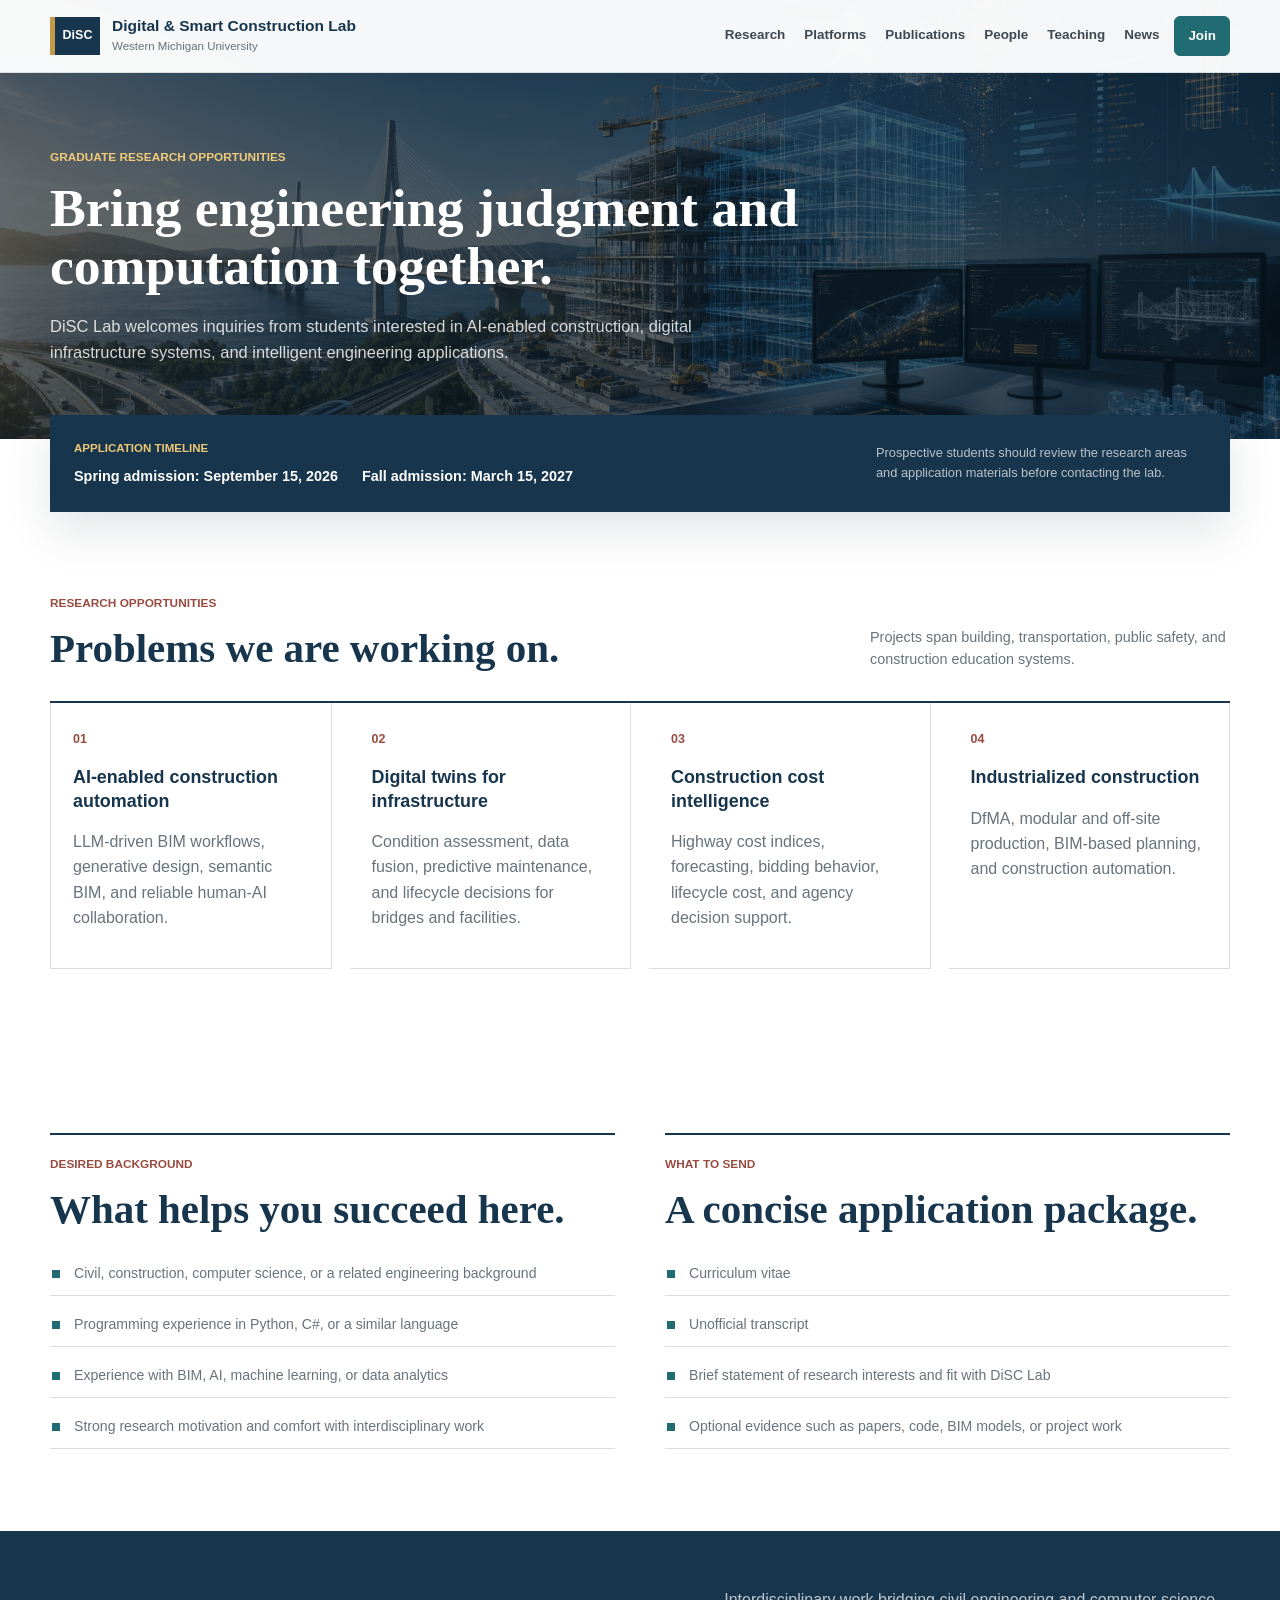
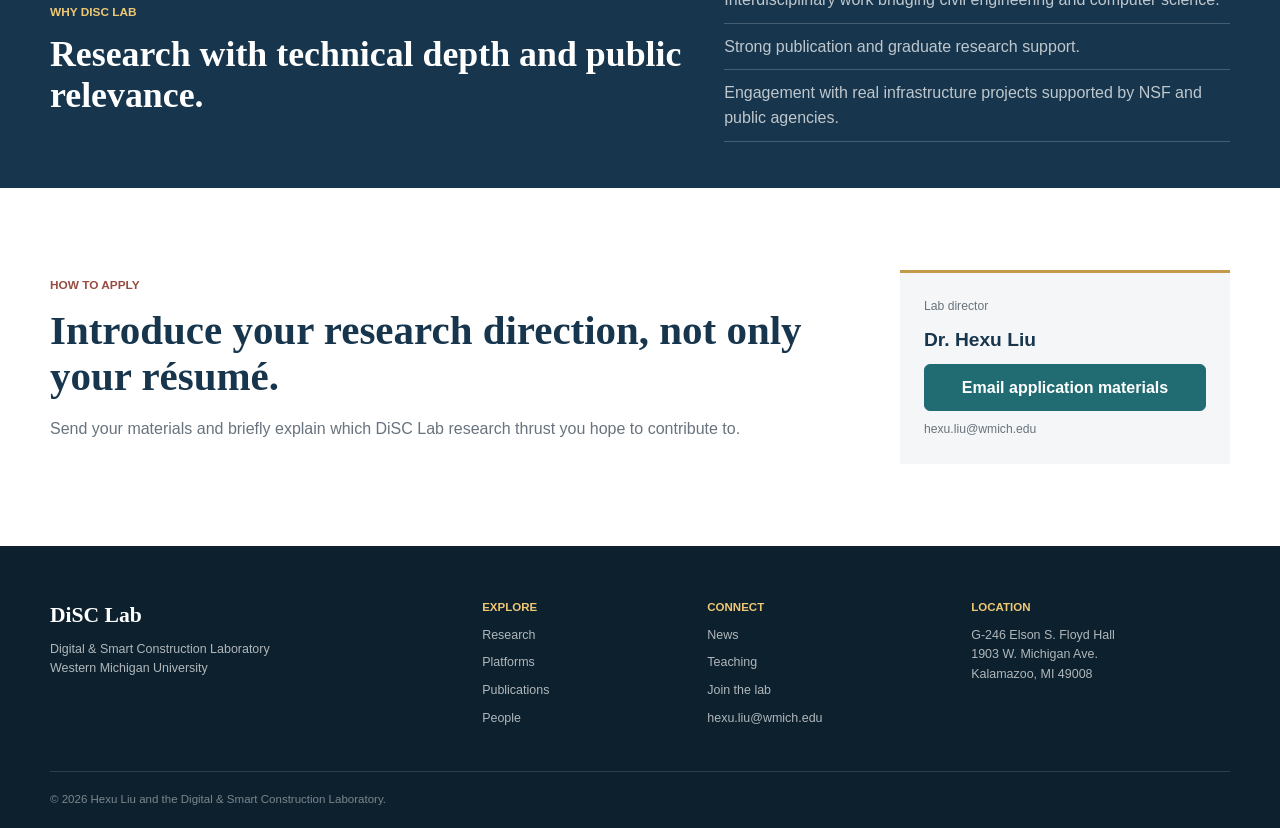
<file: join.html>
<!doctype html>
<html lang="en">
  <head>
    <meta charset="utf-8">
    <meta name="viewport" content="width=device-width, initial-scale=1">
    <title>Join the Lab | DiSC Lab</title>
    <meta name="description" content="Graduate research opportunities in AI-enabled construction, digital infrastructure, BIM, and decision analytics at DiSC Lab.">
    <link rel="stylesheet" href="styles.css">
  </head>
  <body>
    <a class="skip-link" href="#main">Skip to content</a>
    <header class="site-header" data-header>
      <nav class="site-nav" aria-label="Primary navigation">
        <a class="brand" href="index.html"><span class="brand-symbol">DiSC</span><span class="brand-copy"><strong>Digital & Smart Construction Lab</strong><small>Western Michigan University</small></span></a>
        <button class="nav-toggle" type="button" aria-expanded="false" aria-controls="site-menu"><span class="sr-only">Open navigation</span><span></span><span></span><span></span></button>
        <ul class="nav-menu" id="site-menu"><li><a href="research.html">Research</a></li><li><a href="platforms.html">Platforms</a></li><li><a href="publications.html">Publications</a></li><li><a href="people.html">People</a></li><li><a href="teaching.html">Teaching</a></li><li><a href="news.html">News</a></li><li><a class="nav-cta" href="join.html">Join</a></li></ul>
      </nav>
    </header>

    <main id="main">
      <section class="page-hero page-hero-join"><div><p class="eyebrow">Graduate research opportunities</p><h1>Bring engineering judgment and computation together.</h1><p>DiSC Lab welcomes inquiries from students interested in AI-enabled construction, digital infrastructure systems, and intelligent engineering applications.</p></div></section>

      <section class="application-status" aria-label="Application timeline"><div><span>Application timeline</span><strong>Spring admission: September 15, 2026</strong><strong>Fall admission: March 15, 2027</strong></div><p>Prospective students should review the research areas and application materials before contacting the lab.</p></section>

      <section class="section opportunity-section" aria-labelledby="opportunities-title">
        <div class="section-header"><div><p class="section-label">Research opportunities</p><h2 id="opportunities-title">Problems we are working on.</h2></div><p class="section-sidecopy">Projects span building, transportation, public safety, and construction education systems.</p></div>
        <div class="opportunity-grid">
          <article><span>01</span><h3>AI-enabled construction automation</h3><p>LLM-driven BIM workflows, generative design, semantic BIM, and reliable human-AI collaboration.</p></article>
          <article><span>02</span><h3>Digital twins for infrastructure</h3><p>Condition assessment, data fusion, predictive maintenance, and lifecycle decisions for bridges and facilities.</p></article>
          <article><span>03</span><h3>Construction cost intelligence</h3><p>Highway cost indices, forecasting, bidding behavior, lifecycle cost, and agency decision support.</p></article>
          <article><span>04</span><h3>Industrialized construction</h3><p>DfMA, modular and off-site production, BIM-based planning, and construction automation.</p></article>
        </div>
      </section>

      <section class="section application-grid" aria-labelledby="background-title">
        <div><p class="section-label">Desired background</p><h2 id="background-title">What helps you succeed here.</h2><ul class="check-list"><li>Civil, construction, computer science, or a related engineering background</li><li>Programming experience in Python, C#, or a similar language</li><li>Experience with BIM, AI, machine learning, or data analytics</li><li>Strong research motivation and comfort with interdisciplinary work</li></ul></div>
        <div><p class="section-label">What to send</p><h2>A concise application package.</h2><ul class="check-list"><li>Curriculum vitae</li><li>Unofficial transcript</li><li>Brief statement of research interests and fit with DiSC Lab</li><li>Optional evidence such as papers, code, BIM models, or project work</li></ul></div>
      </section>

      <section class="why-join-band" aria-labelledby="why-join"><div><p class="section-label">Why DiSC Lab</p><h2 id="why-join">Research with technical depth and public relevance.</h2></div><div class="why-join-list"><p>Interdisciplinary work bridging civil engineering and computer science.</p><p>Strong publication and graduate research support.</p><p>Engagement with real infrastructure projects supported by NSF and public agencies.</p></div></section>

      <section class="section apply-section"><div><p class="section-label">How to apply</p><h2>Introduce your research direction, not only your résumé.</h2><p>Send your materials and briefly explain which DiSC Lab research thrust you hope to contribute to.</p></div><div class="apply-contact"><span>Lab director</span><strong>Dr. Hexu Liu</strong><a class="button button-primary" href="mailto:hexu.liu@wmich.edu?subject=Prospective%20DiSC%20Lab%20Student">Email application materials</a><small>hexu.liu@wmich.edu</small></div></section>
    </main>

    <footer class="site-footer">
      <div class="footer-grid"><div><strong>DiSC Lab</strong><p>Digital & Smart Construction Laboratory<br>Western Michigan University</p></div><div><span>Explore</span><a href="research.html">Research</a><a href="platforms.html">Platforms</a><a href="publications.html">Publications</a><a href="people.html">People</a></div><div><span>Connect</span><a href="news.html">News</a><a href="teaching.html">Teaching</a><a href="join.html">Join the lab</a><a href="mailto:hexu.liu@wmich.edu">hexu.liu@wmich.edu</a></div><div><span>Location</span><p>G-246 Elson S. Floyd Hall<br>1903 W. Michigan Ave.<br>Kalamazoo, MI 49008</p></div></div>
      <p class="copyright">© <span data-year></span> Hexu Liu and the Digital & Smart Construction Laboratory.</p>
    </footer>
    <script src="script.js"></script>
  </body>
</html>
</file>
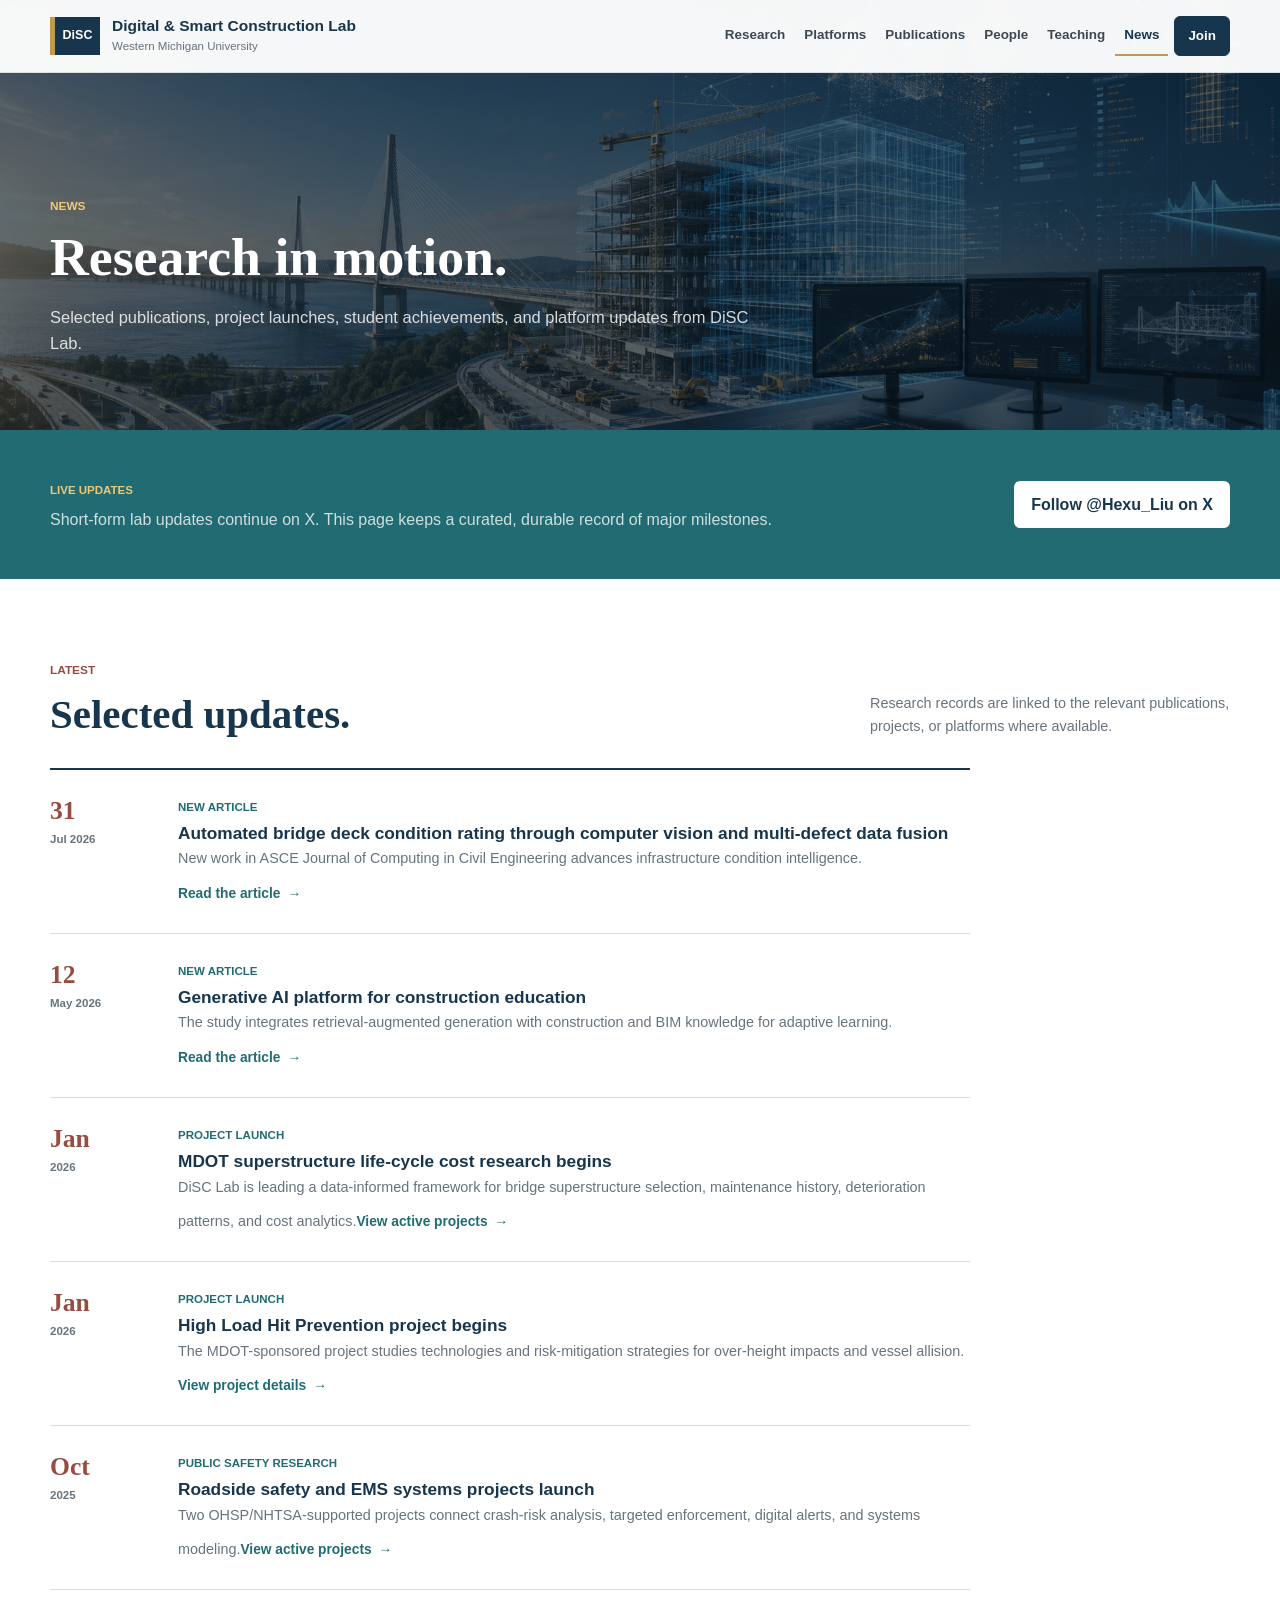
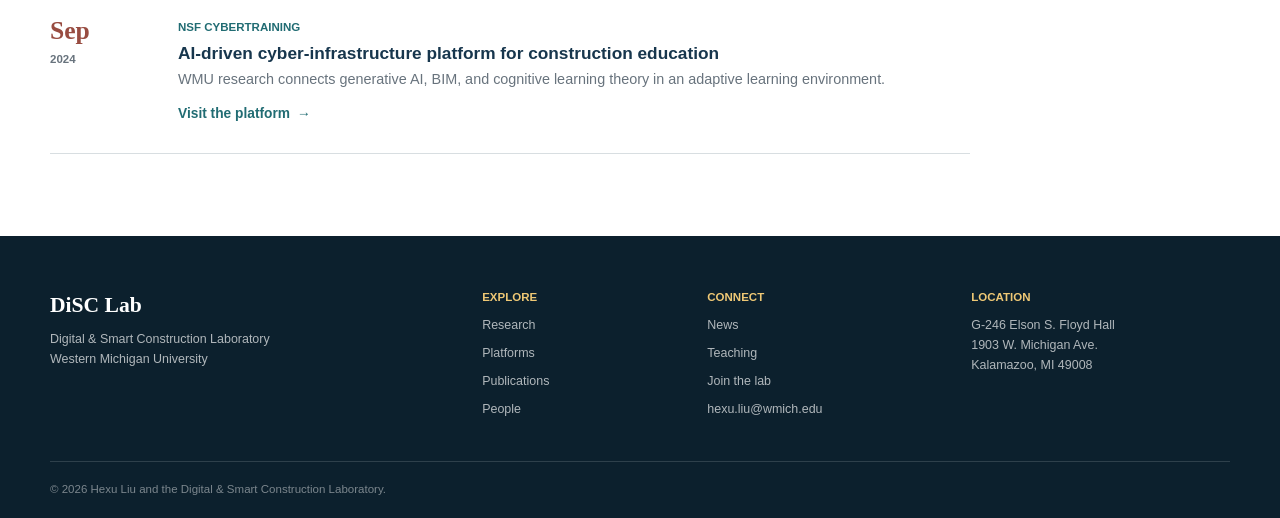
<file: news.html>
<!doctype html>
<html lang="en">
  <head>
    <meta charset="utf-8">
    <meta name="viewport" content="width=device-width, initial-scale=1">
    <title>News | DiSC Lab</title>
    <meta name="description" content="Recent publications, project launches, and lab updates from the Digital & Smart Construction Laboratory.">
    <link rel="stylesheet" href="styles.css">
  </head>
  <body>
    <a class="skip-link" href="#main">Skip to content</a>
    <header class="site-header" data-header>
      <nav class="site-nav" aria-label="Primary navigation">
        <a class="brand" href="index.html"><span class="brand-symbol">DiSC</span><span class="brand-copy"><strong>Digital & Smart Construction Lab</strong><small>Western Michigan University</small></span></a>
        <button class="nav-toggle" type="button" aria-expanded="false" aria-controls="site-menu"><span class="sr-only">Open navigation</span><span></span><span></span><span></span></button>
        <ul class="nav-menu" id="site-menu"><li><a href="research.html">Research</a></li><li><a href="platforms.html">Platforms</a></li><li><a href="publications.html">Publications</a></li><li><a href="people.html">People</a></li><li><a href="teaching.html">Teaching</a></li><li><a href="news.html">News</a></li><li><a class="nav-cta" href="join.html">Join</a></li></ul>
      </nav>
    </header>

    <main id="main">
      <section class="page-hero page-hero-news"><div><p class="eyebrow">News</p><h1>Research in motion.</h1><p>Selected publications, project launches, student achievements, and platform updates from DiSC Lab.</p></div></section>

      <section class="social-update-band"><div><span>Live updates</span><p>Short-form lab updates continue on X. This page keeps a curated, durable record of major milestones.</p></div><a class="button button-light" href="https://x.com/Hexu_Liu" target="_blank" rel="noopener noreferrer">Follow @Hexu_Liu on X</a></section>

      <section class="section news-page" aria-labelledby="latest-title">
        <div class="section-header"><div><p class="section-label">Latest</p><h2 id="latest-title">Selected updates.</h2></div><p class="section-sidecopy">Research records are linked to the relevant publications, projects, or platforms where available.</p></div>
        <div class="timeline">
          <article><time datetime="2026-07-31"><strong>31</strong><span>Jul 2026</span></time><div><p>New article</p><h3>Automated bridge deck condition rating through computer vision and multi-defect data fusion</h3><span>New work in ASCE Journal of Computing in Civil Engineering advances infrastructure condition intelligence.</span><a class="text-link" href="https://doi.org/10.1061/JCCEE5/CPENG-7695" target="_blank" rel="noopener noreferrer">Read the article <span aria-hidden="true">→</span></a></div></article>
          <article><time datetime="2026-05-12"><strong>12</strong><span>May 2026</span></time><div><p>New article</p><h3>Generative AI platform for construction education</h3><span>The study integrates retrieval-augmented generation with construction and BIM knowledge for adaptive learning.</span><a class="text-link" href="https://doi.org/10.1061/JMENEA.MEENG-7164" target="_blank" rel="noopener noreferrer">Read the article <span aria-hidden="true">→</span></a></div></article>
          <article><time datetime="2026-01"><strong>Jan</strong><span>2026</span></time><div><p>Project launch</p><h3>MDOT superstructure life-cycle cost research begins</h3><span>DiSC Lab is leading a data-informed framework for bridge superstructure selection, maintenance history, deterioration patterns, and cost analytics.</span><a class="text-link" href="research.html">View active projects <span aria-hidden="true">→</span></a></div></article>
          <article><time datetime="2026-01"><strong>Jan</strong><span>2026</span></time><div><p>Project launch</p><h3>High Load Hit Prevention project begins</h3><span>The MDOT-sponsored project studies technologies and risk-mitigation strategies for over-height impacts and vessel allision.</span><a class="text-link" href="research.html">View project details <span aria-hidden="true">→</span></a></div></article>
          <article><time datetime="2025-10"><strong>Oct</strong><span>2025</span></time><div><p>Public safety research</p><h3>Roadside safety and EMS systems projects launch</h3><span>Two OHSP/NHTSA-supported projects connect crash-risk analysis, targeted enforcement, digital alerts, and systems modeling.</span><a class="text-link" href="research.html">View active projects <span aria-hidden="true">→</span></a></div></article>
          <article><time datetime="2024-09"><strong>Sep</strong><span>2024</span></time><div><p>NSF CyberTraining</p><h3>AI-driven cyber-infrastructure platform for construction education</h3><span>WMU research connects generative AI, BIM, and cognitive learning theory in an adaptive learning environment.</span><a class="text-link" href="https://nsf-cyber-infrastructre-construction-education.com/" target="_blank" rel="noopener noreferrer">Visit the platform <span aria-hidden="true">→</span></a></div></article>
        </div>
      </section>
    </main>

    <footer class="site-footer">
      <div class="footer-grid"><div><strong>DiSC Lab</strong><p>Digital & Smart Construction Laboratory<br>Western Michigan University</p></div><div><span>Explore</span><a href="research.html">Research</a><a href="platforms.html">Platforms</a><a href="publications.html">Publications</a><a href="people.html">People</a></div><div><span>Connect</span><a href="news.html">News</a><a href="teaching.html">Teaching</a><a href="join.html">Join the lab</a><a href="mailto:hexu.liu@wmich.edu">hexu.liu@wmich.edu</a></div><div><span>Location</span><p>G-246 Elson S. Floyd Hall<br>1903 W. Michigan Ave.<br>Kalamazoo, MI 49008</p></div></div>
      <p class="copyright">© <span data-year></span> Hexu Liu and the Digital & Smart Construction Laboratory.</p>
    </footer>
    <script src="script.js"></script>
  </body>
</html>
</file>
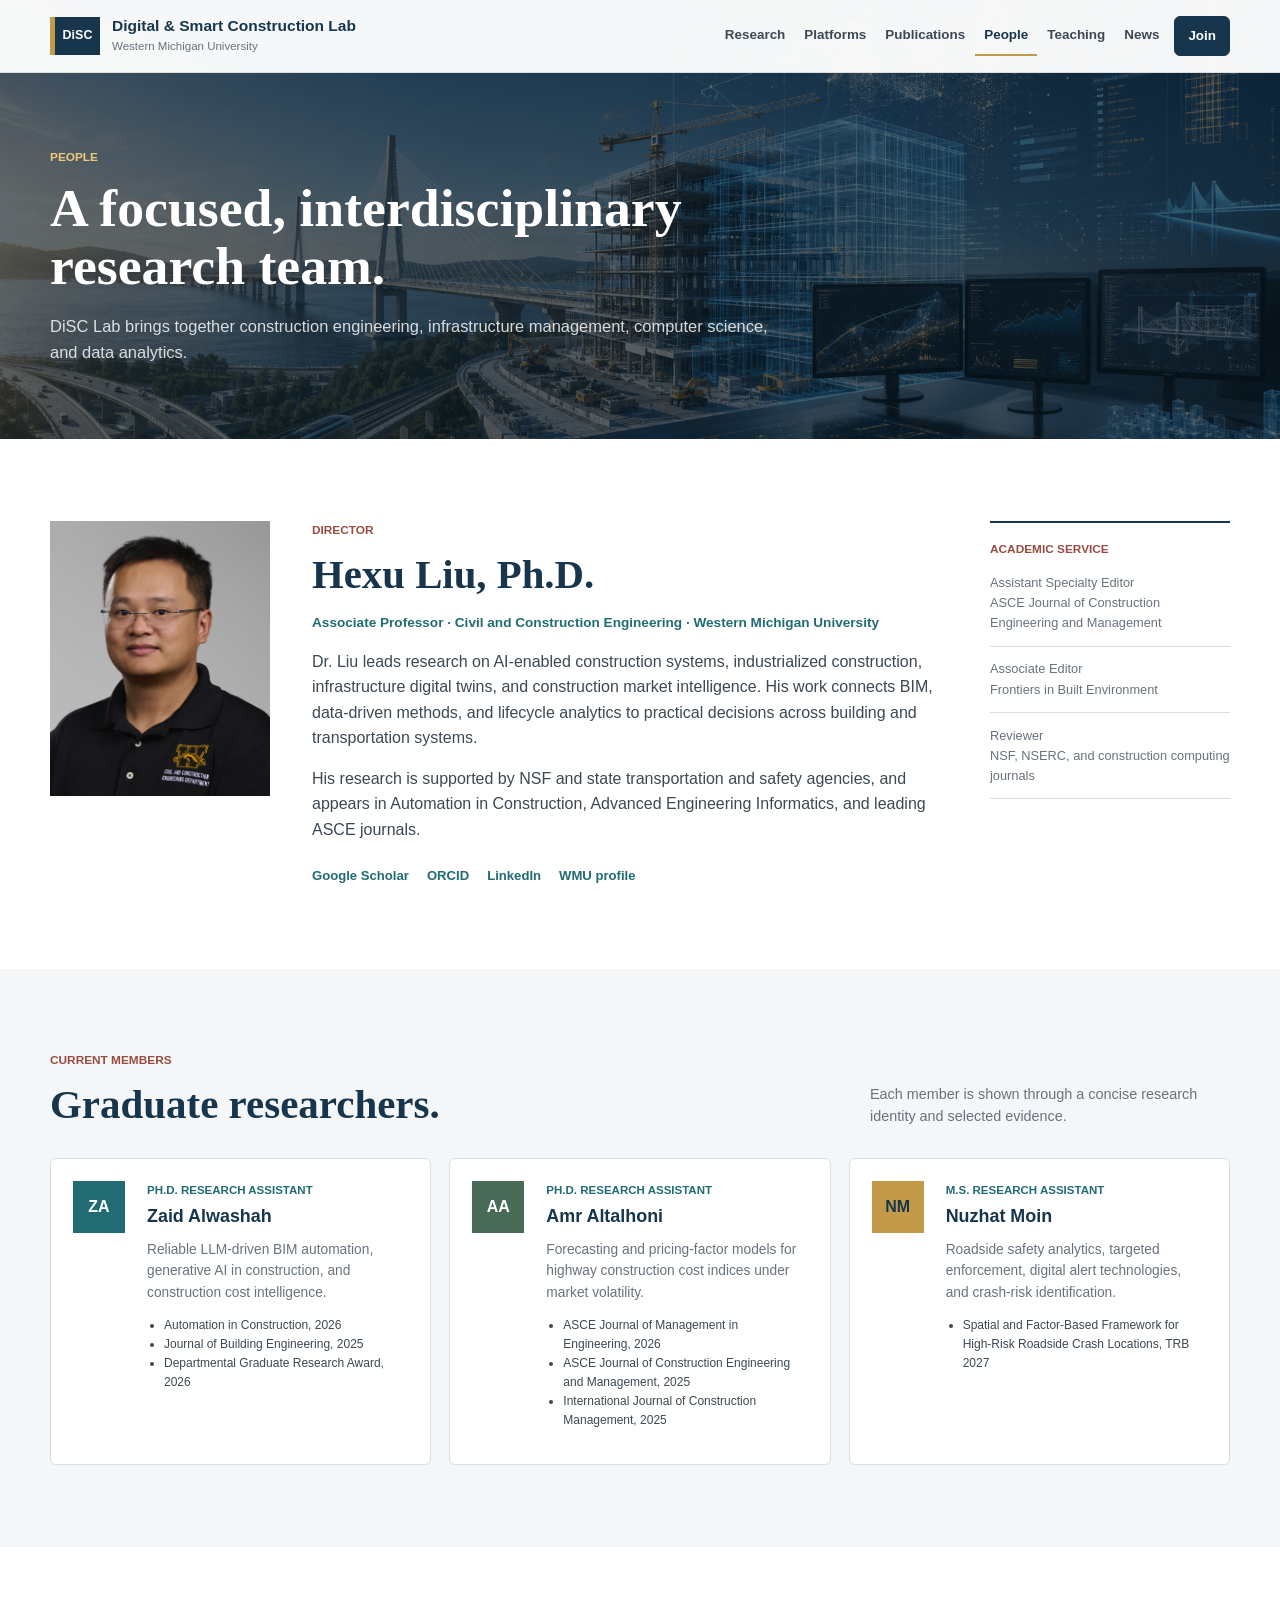
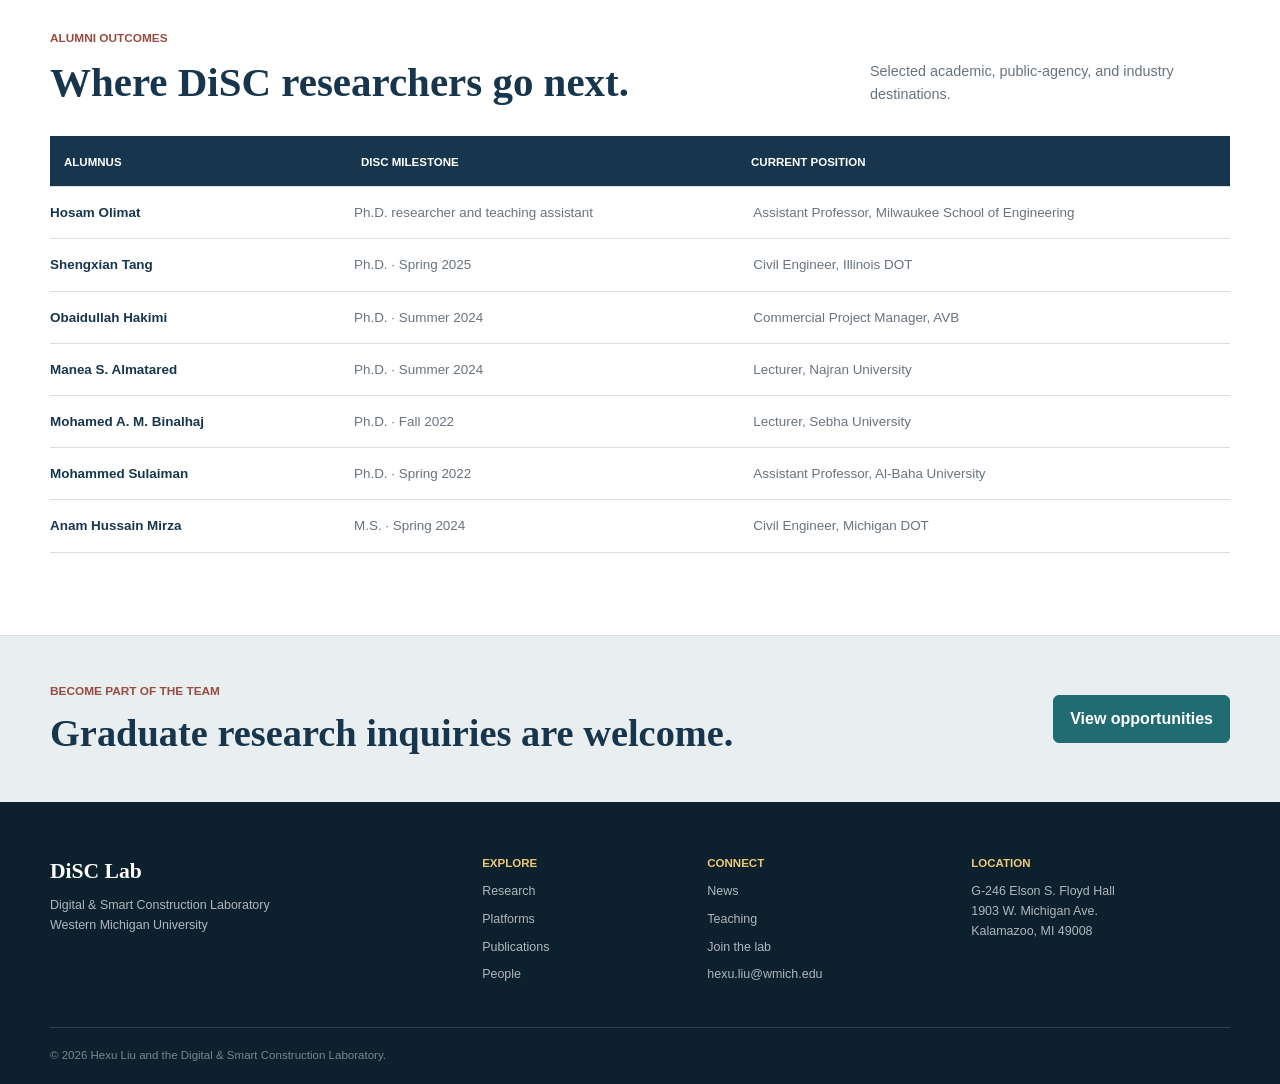
<file: people.html>
<!doctype html>
<html lang="en">
  <head>
    <meta charset="utf-8">
    <meta name="viewport" content="width=device-width, initial-scale=1">
    <title>People | DiSC Lab</title>
    <meta name="description" content="Director, current researchers, and alumni of the Digital & Smart Construction Laboratory at Western Michigan University.">
    <link rel="stylesheet" href="styles.css">
  </head>
  <body>
    <a class="skip-link" href="#main">Skip to content</a>
    <header class="site-header" data-header>
      <nav class="site-nav" aria-label="Primary navigation">
        <a class="brand" href="index.html"><span class="brand-symbol">DiSC</span><span class="brand-copy"><strong>Digital & Smart Construction Lab</strong><small>Western Michigan University</small></span></a>
        <button class="nav-toggle" type="button" aria-expanded="false" aria-controls="site-menu"><span class="sr-only">Open navigation</span><span></span><span></span><span></span></button>
        <ul class="nav-menu" id="site-menu"><li><a href="research.html">Research</a></li><li><a href="platforms.html">Platforms</a></li><li><a href="publications.html">Publications</a></li><li><a href="people.html">People</a></li><li><a href="teaching.html">Teaching</a></li><li><a href="news.html">News</a></li><li><a class="nav-cta" href="join.html">Join</a></li></ul>
      </nav>
    </header>

    <main id="main">
      <section class="page-hero page-hero-people"><div><p class="eyebrow">People</p><h1>A focused, interdisciplinary research team.</h1><p>DiSC Lab brings together construction engineering, infrastructure management, computer science, and data analytics.</p></div></section>

      <section class="section director-profile" aria-labelledby="director-name">
        <div class="director-photo"><img src="assets/hexu-liu-portrait.jpg" alt="Dr. Hexu Liu" loading="lazy"></div>
        <div class="director-profile-copy"><p class="section-label">Director</p><h2 id="director-name">Hexu Liu, Ph.D.</h2><p class="role-line">Associate Professor · Civil and Construction Engineering · Western Michigan University</p><p>Dr. Liu leads research on AI-enabled construction systems, industrialized construction, infrastructure digital twins, and construction market intelligence. His work connects BIM, data-driven methods, and lifecycle analytics to practical decisions across building and transportation systems.</p><p>His research is supported by NSF and state transportation and safety agencies, and appears in Automation in Construction, Advanced Engineering Informatics, and leading ASCE journals.</p><div class="profile-inline"><a href="https://scholar.google.ca/citations?user=MDsCjUwAAAAJ&hl=en" target="_blank" rel="noopener noreferrer">Google Scholar</a><a href="https://orcid.org/0000-0002-5397-9369" target="_blank" rel="noopener noreferrer">ORCID</a><a href="https://www.linkedin.com/in/hexu-liu/" target="_blank" rel="noopener noreferrer">LinkedIn</a><a href="https://wmich.edu/civil-construction/directory/liu" target="_blank" rel="noopener noreferrer">WMU profile</a></div></div>
        <aside class="service-list"><span>Academic service</span><p>Assistant Specialty Editor<br>ASCE Journal of Construction Engineering and Management</p><p>Associate Editor<br>Frontiers in Built Environment</p><p>Reviewer<br>NSF, NSERC, and construction computing journals</p></aside>
      </section>

      <section class="section member-section" aria-labelledby="members-title">
        <div class="section-header"><div><p class="section-label">Current members</p><h2 id="members-title">Graduate researchers.</h2></div><p class="section-sidecopy">Each member is shown through a concise research identity and selected evidence.</p></div>
        <div class="member-grid">
          <article class="member-card"><div class="member-initials">ZA</div><div><p>Ph.D. Research Assistant</p><h3>Zaid Alwashah</h3><span>Reliable LLM-driven BIM automation, generative AI in construction, and construction cost intelligence.</span><ul><li>Automation in Construction, 2026</li><li>Journal of Building Engineering, 2025</li><li>Departmental Graduate Research Award, 2026</li></ul></div></article>
          <article class="member-card"><div class="member-initials member-initials-green">AA</div><div><p>Ph.D. Research Assistant</p><h3>Amr Altalhoni</h3><span>Forecasting and pricing-factor models for highway construction cost indices under market volatility.</span><ul><li>ASCE Journal of Management in Engineering, 2026</li><li>ASCE Journal of Construction Engineering and Management, 2025</li><li>International Journal of Construction Management, 2025</li></ul></div></article>
          <article class="member-card"><div class="member-initials member-initials-gold">NM</div><div><p>M.S. Research Assistant</p><h3>Nuzhat Moin</h3><span>Roadside safety analytics, targeted enforcement, digital alert technologies, and crash-risk identification.</span><ul><li>Spatial and Factor-Based Framework for High-Risk Roadside Crash Locations, TRB 2027</li></ul></div></article>
        </div>
      </section>

      <section class="section alumni-section" aria-labelledby="alumni-title">
        <div class="section-header"><div><p class="section-label">Alumni outcomes</p><h2 id="alumni-title">Where DiSC researchers go next.</h2></div><p class="section-sidecopy">Selected academic, public-agency, and industry destinations.</p></div>
        <div class="alumni-table" role="table" aria-label="Selected alumni outcomes">
          <div class="alumni-row alumni-head" role="row"><span role="columnheader">Alumnus</span><span role="columnheader">DiSC milestone</span><span role="columnheader">Current position</span></div>
          <div class="alumni-row" role="row"><strong role="cell">Hosam Olimat</strong><span role="cell">Ph.D. researcher and teaching assistant</span><span role="cell">Assistant Professor, Milwaukee School of Engineering</span></div>
          <div class="alumni-row" role="row"><strong role="cell">Shengxian Tang</strong><span role="cell">Ph.D. · Spring 2025</span><span role="cell">Civil Engineer, Illinois DOT</span></div>
          <div class="alumni-row" role="row"><strong role="cell">Obaidullah Hakimi</strong><span role="cell">Ph.D. · Summer 2024</span><span role="cell">Commercial Project Manager, AVB</span></div>
          <div class="alumni-row" role="row"><strong role="cell">Manea S. Almatared</strong><span role="cell">Ph.D. · Summer 2024</span><span role="cell">Lecturer, Najran University</span></div>
          <div class="alumni-row" role="row"><strong role="cell">Mohamed A. M. Binalhaj</strong><span role="cell">Ph.D. · Fall 2022</span><span role="cell">Lecturer, Sebha University</span></div>
          <div class="alumni-row" role="row"><strong role="cell">Mohammed Sulaiman</strong><span role="cell">Ph.D. · Spring 2022</span><span role="cell">Assistant Professor, Al-Baha University</span></div>
          <div class="alumni-row" role="row"><strong role="cell">Anam Hussain Mirza</strong><span role="cell">M.S. · Spring 2024</span><span role="cell">Civil Engineer, Michigan DOT</span></div>
        </div>
      </section>

      <section class="join-banner"><div><p class="section-label">Become part of the team</p><h2>Graduate research inquiries are welcome.</h2></div><a class="button button-primary" href="join.html">View opportunities</a></section>
    </main>

    <footer class="site-footer">
      <div class="footer-grid"><div><strong>DiSC Lab</strong><p>Digital & Smart Construction Laboratory<br>Western Michigan University</p></div><div><span>Explore</span><a href="research.html">Research</a><a href="platforms.html">Platforms</a><a href="publications.html">Publications</a><a href="people.html">People</a></div><div><span>Connect</span><a href="news.html">News</a><a href="teaching.html">Teaching</a><a href="join.html">Join the lab</a><a href="mailto:hexu.liu@wmich.edu">hexu.liu@wmich.edu</a></div><div><span>Location</span><p>G-246 Elson S. Floyd Hall<br>1903 W. Michigan Ave.<br>Kalamazoo, MI 49008</p></div></div>
      <p class="copyright">© <span data-year></span> Hexu Liu and the Digital & Smart Construction Laboratory.</p>
    </footer>
    <script src="script.js"></script>
  </body>
</html>
</file>
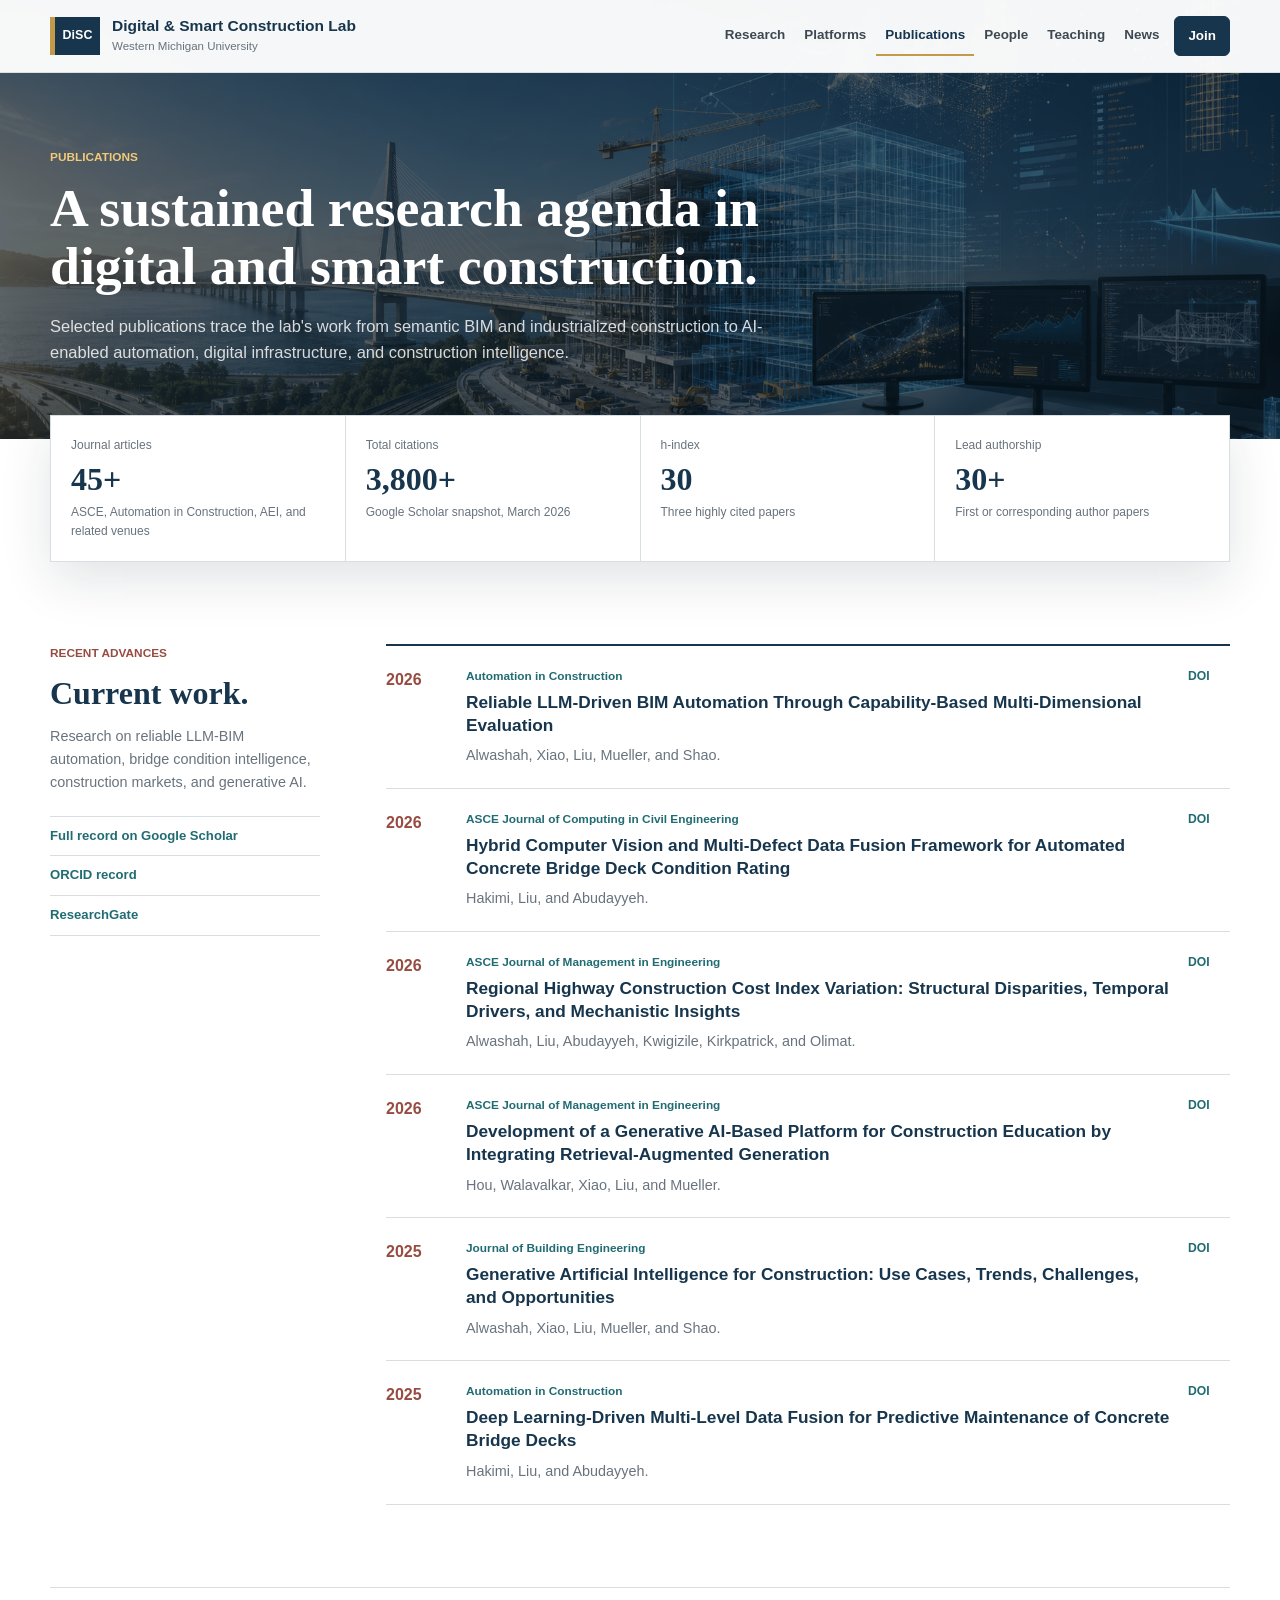
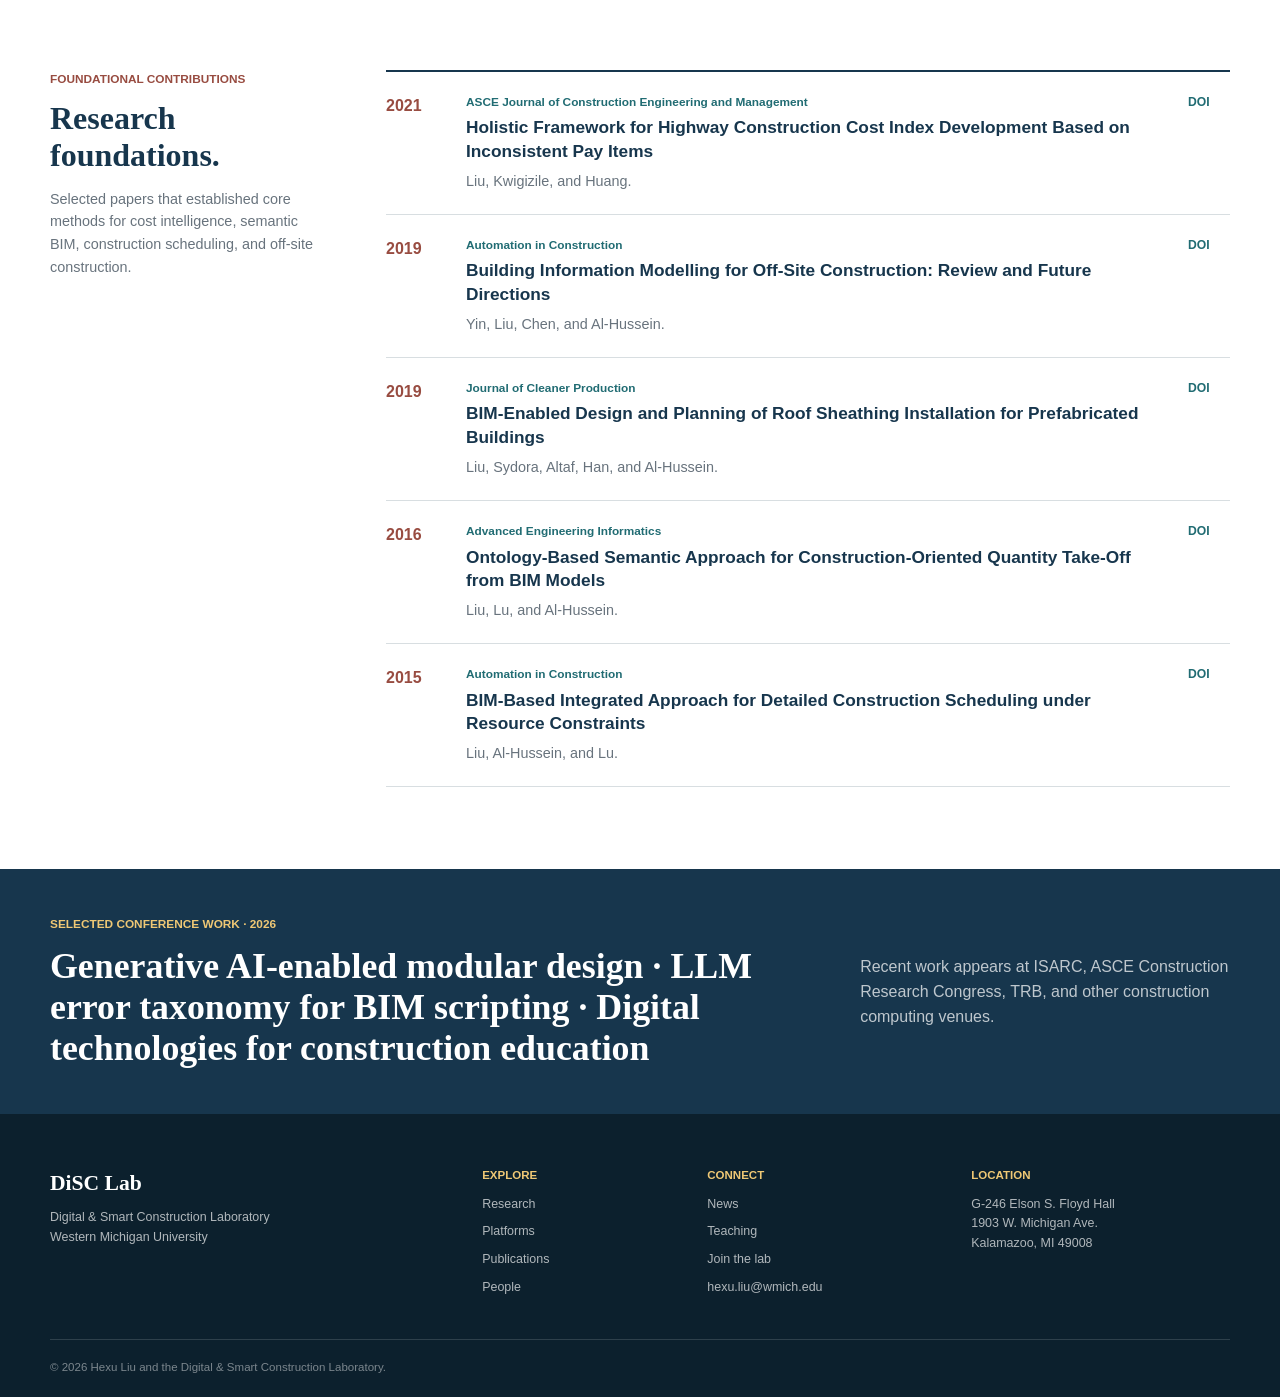
<file: publications.html>
<!doctype html>
<html lang="en">
  <head>
    <meta charset="utf-8">
    <meta name="viewport" content="width=device-width, initial-scale=1">
    <title>Publications | DiSC Lab</title>
    <meta name="description" content="Selected foundational and recent publications from DiSC Lab in construction automation, BIM, digital twins, and infrastructure analytics.">
    <link rel="stylesheet" href="styles.css">
  </head>
  <body>
    <a class="skip-link" href="#main">Skip to content</a>
    <header class="site-header" data-header>
      <nav class="site-nav" aria-label="Primary navigation">
        <a class="brand" href="index.html"><span class="brand-symbol">DiSC</span><span class="brand-copy"><strong>Digital & Smart Construction Lab</strong><small>Western Michigan University</small></span></a>
        <button class="nav-toggle" type="button" aria-expanded="false" aria-controls="site-menu"><span class="sr-only">Open navigation</span><span></span><span></span><span></span></button>
        <ul class="nav-menu" id="site-menu"><li><a href="research.html">Research</a></li><li><a href="platforms.html">Platforms</a></li><li><a href="publications.html">Publications</a></li><li><a href="people.html">People</a></li><li><a href="teaching.html">Teaching</a></li><li><a href="news.html">News</a></li><li><a class="nav-cta" href="join.html">Join</a></li></ul>
      </nav>
    </header>

    <main id="main">
      <section class="page-hero page-hero-publications">
        <div><p class="eyebrow">Publications</p><h1>A sustained research agenda in digital and smart construction.</h1><p>Selected publications trace the lab's work from semantic BIM and industrialized construction to AI-enabled automation, digital infrastructure, and construction intelligence.</p></div>
      </section>

      <section class="publication-metrics" aria-label="Publication metrics">
        <div><span>Journal articles</span><strong>45+</strong><small>ASCE, Automation in Construction, AEI, and related venues</small></div>
        <div><span>Total citations</span><strong>3,800+</strong><small>Google Scholar snapshot, March 2026</small></div>
        <div><span>h-index</span><strong>30</strong><small>Three highly cited papers</small></div>
        <div><span>Lead authorship</span><strong>30+</strong><small>First or corresponding author papers</small></div>
      </section>

      <section class="section publication-layout" aria-labelledby="recent-title">
        <aside class="publication-aside"><p class="section-label">Recent advances</p><h2 id="recent-title">Current work.</h2><p>Research on reliable LLM-BIM automation, bridge condition intelligence, construction markets, and generative AI.</p><div class="profile-stack"><a href="https://scholar.google.ca/citations?user=MDsCjUwAAAAJ&hl=en" target="_blank" rel="noopener noreferrer">Full record on Google Scholar</a><a href="https://orcid.org/0000-0002-5397-9369" target="_blank" rel="noopener noreferrer">ORCID record</a><a href="https://www.researchgate.net/profile/Hexu-Liu" target="_blank" rel="noopener noreferrer">ResearchGate</a></div></aside>
        <ol class="publication-rows">
          <li><time>2026</time><div><span>Automation in Construction</span><h3>Reliable LLM-Driven BIM Automation Through Capability-Based Multi-Dimensional Evaluation</h3><p>Alwashah, Xiao, Liu, Mueller, and Shao.</p></div><a href="https://doi.org/10.1016/j.autcon.2026.106910" target="_blank" rel="noopener noreferrer" aria-label="Open DOI for Reliable LLM-Driven BIM Automation">DOI</a></li>
          <li><time>2026</time><div><span>ASCE Journal of Computing in Civil Engineering</span><h3>Hybrid Computer Vision and Multi-Defect Data Fusion Framework for Automated Concrete Bridge Deck Condition Rating</h3><p>Hakimi, Liu, and Abudayyeh.</p></div><a href="https://doi.org/10.1061/JCCEE5/CPENG-7695" target="_blank" rel="noopener noreferrer" aria-label="Open DOI for bridge deck condition rating">DOI</a></li>
          <li><time>2026</time><div><span>ASCE Journal of Management in Engineering</span><h3>Regional Highway Construction Cost Index Variation: Structural Disparities, Temporal Drivers, and Mechanistic Insights</h3><p>Alwashah, Liu, Abudayyeh, Kwigizile, Kirkpatrick, and Olimat.</p></div><a href="https://doi.org/10.1061/JMENEA.MEENG-7202" target="_blank" rel="noopener noreferrer" aria-label="Open DOI for regional highway construction cost index variation">DOI</a></li>
          <li><time>2026</time><div><span>ASCE Journal of Management in Engineering</span><h3>Development of a Generative AI-Based Platform for Construction Education by Integrating Retrieval-Augmented Generation</h3><p>Hou, Walavalkar, Xiao, Liu, and Mueller.</p></div><a href="https://doi.org/10.1061/JMENEA.MEENG-7164" target="_blank" rel="noopener noreferrer" aria-label="Open DOI for generative AI construction education platform">DOI</a></li>
          <li><time>2025</time><div><span>Journal of Building Engineering</span><h3>Generative Artificial Intelligence for Construction: Use Cases, Trends, Challenges, and Opportunities</h3><p>Alwashah, Xiao, Liu, Mueller, and Shao.</p></div><a href="https://doi.org/10.1016/j.jobe.2025.113802" target="_blank" rel="noopener noreferrer" aria-label="Open DOI for generative AI for construction">DOI</a></li>
          <li><time>2025</time><div><span>Automation in Construction</span><h3>Deep Learning-Driven Multi-Level Data Fusion for Predictive Maintenance of Concrete Bridge Decks</h3><p>Hakimi, Liu, and Abudayyeh.</p></div><a href="https://doi.org/10.1016/j.autcon.2025.106180" target="_blank" rel="noopener noreferrer" aria-label="Open DOI for bridge deck predictive maintenance">DOI</a></li>
        </ol>
      </section>

      <section class="section publication-layout publication-foundations" aria-labelledby="foundation-title">
        <aside class="publication-aside"><p class="section-label">Foundational contributions</p><h2 id="foundation-title">Research foundations.</h2><p>Selected papers that established core methods for cost intelligence, semantic BIM, construction scheduling, and off-site construction.</p></aside>
        <ol class="publication-rows">
          <li><time>2021</time><div><span>ASCE Journal of Construction Engineering and Management</span><h3>Holistic Framework for Highway Construction Cost Index Development Based on Inconsistent Pay Items</h3><p>Liu, Kwigizile, and Huang.</p></div><a href="https://doi.org/10.1061/(ASCE)CO.1943-7862.0002080" target="_blank" rel="noopener noreferrer" aria-label="Open DOI for highway construction cost index framework">DOI</a></li>
          <li><time>2019</time><div><span>Automation in Construction</span><h3>Building Information Modelling for Off-Site Construction: Review and Future Directions</h3><p>Yin, Liu, Chen, and Al-Hussein.</p></div><a href="https://doi.org/10.1016/j.autcon.2019.01.010" target="_blank" rel="noopener noreferrer" aria-label="Open DOI for BIM in off-site construction">DOI</a></li>
          <li><time>2019</time><div><span>Journal of Cleaner Production</span><h3>BIM-Enabled Design and Planning of Roof Sheathing Installation for Prefabricated Buildings</h3><p>Liu, Sydora, Altaf, Han, and Al-Hussein.</p></div><a href="https://doi.org/10.1016/j.jclepro.2019.07.055" target="_blank" rel="noopener noreferrer" aria-label="Open DOI for BIM-enabled roof sheathing design">DOI</a></li>
          <li><time>2016</time><div><span>Advanced Engineering Informatics</span><h3>Ontology-Based Semantic Approach for Construction-Oriented Quantity Take-Off from BIM Models</h3><p>Liu, Lu, and Al-Hussein.</p></div><a href="https://doi.org/10.1016/j.aei.2016.03.001" target="_blank" rel="noopener noreferrer" aria-label="Open DOI for semantic quantity take-off">DOI</a></li>
          <li><time>2015</time><div><span>Automation in Construction</span><h3>BIM-Based Integrated Approach for Detailed Construction Scheduling under Resource Constraints</h3><p>Liu, Al-Hussein, and Lu.</p></div><a href="https://doi.org/10.1016/j.autcon.2015.03.008" target="_blank" rel="noopener noreferrer" aria-label="Open DOI for BIM-based construction scheduling">DOI</a></li>
        </ol>
      </section>

      <section class="conference-band"><div><p class="section-label">Selected conference work · 2026</p><h2>Generative AI-enabled modular design · LLM error taxonomy for BIM scripting · Digital technologies for construction education</h2></div><p>Recent work appears at ISARC, ASCE Construction Research Congress, TRB, and other construction computing venues.</p></section>
    </main>

    <footer class="site-footer">
      <div class="footer-grid"><div><strong>DiSC Lab</strong><p>Digital & Smart Construction Laboratory<br>Western Michigan University</p></div><div><span>Explore</span><a href="research.html">Research</a><a href="platforms.html">Platforms</a><a href="publications.html">Publications</a><a href="people.html">People</a></div><div><span>Connect</span><a href="news.html">News</a><a href="teaching.html">Teaching</a><a href="join.html">Join the lab</a><a href="mailto:hexu.liu@wmich.edu">hexu.liu@wmich.edu</a></div><div><span>Location</span><p>G-246 Elson S. Floyd Hall<br>1903 W. Michigan Ave.<br>Kalamazoo, MI 49008</p></div></div>
      <p class="copyright">© <span data-year></span> Hexu Liu and the Digital & Smart Construction Laboratory.</p>
    </footer>
    <script src="script.js"></script>
  </body>
</html>
</file>
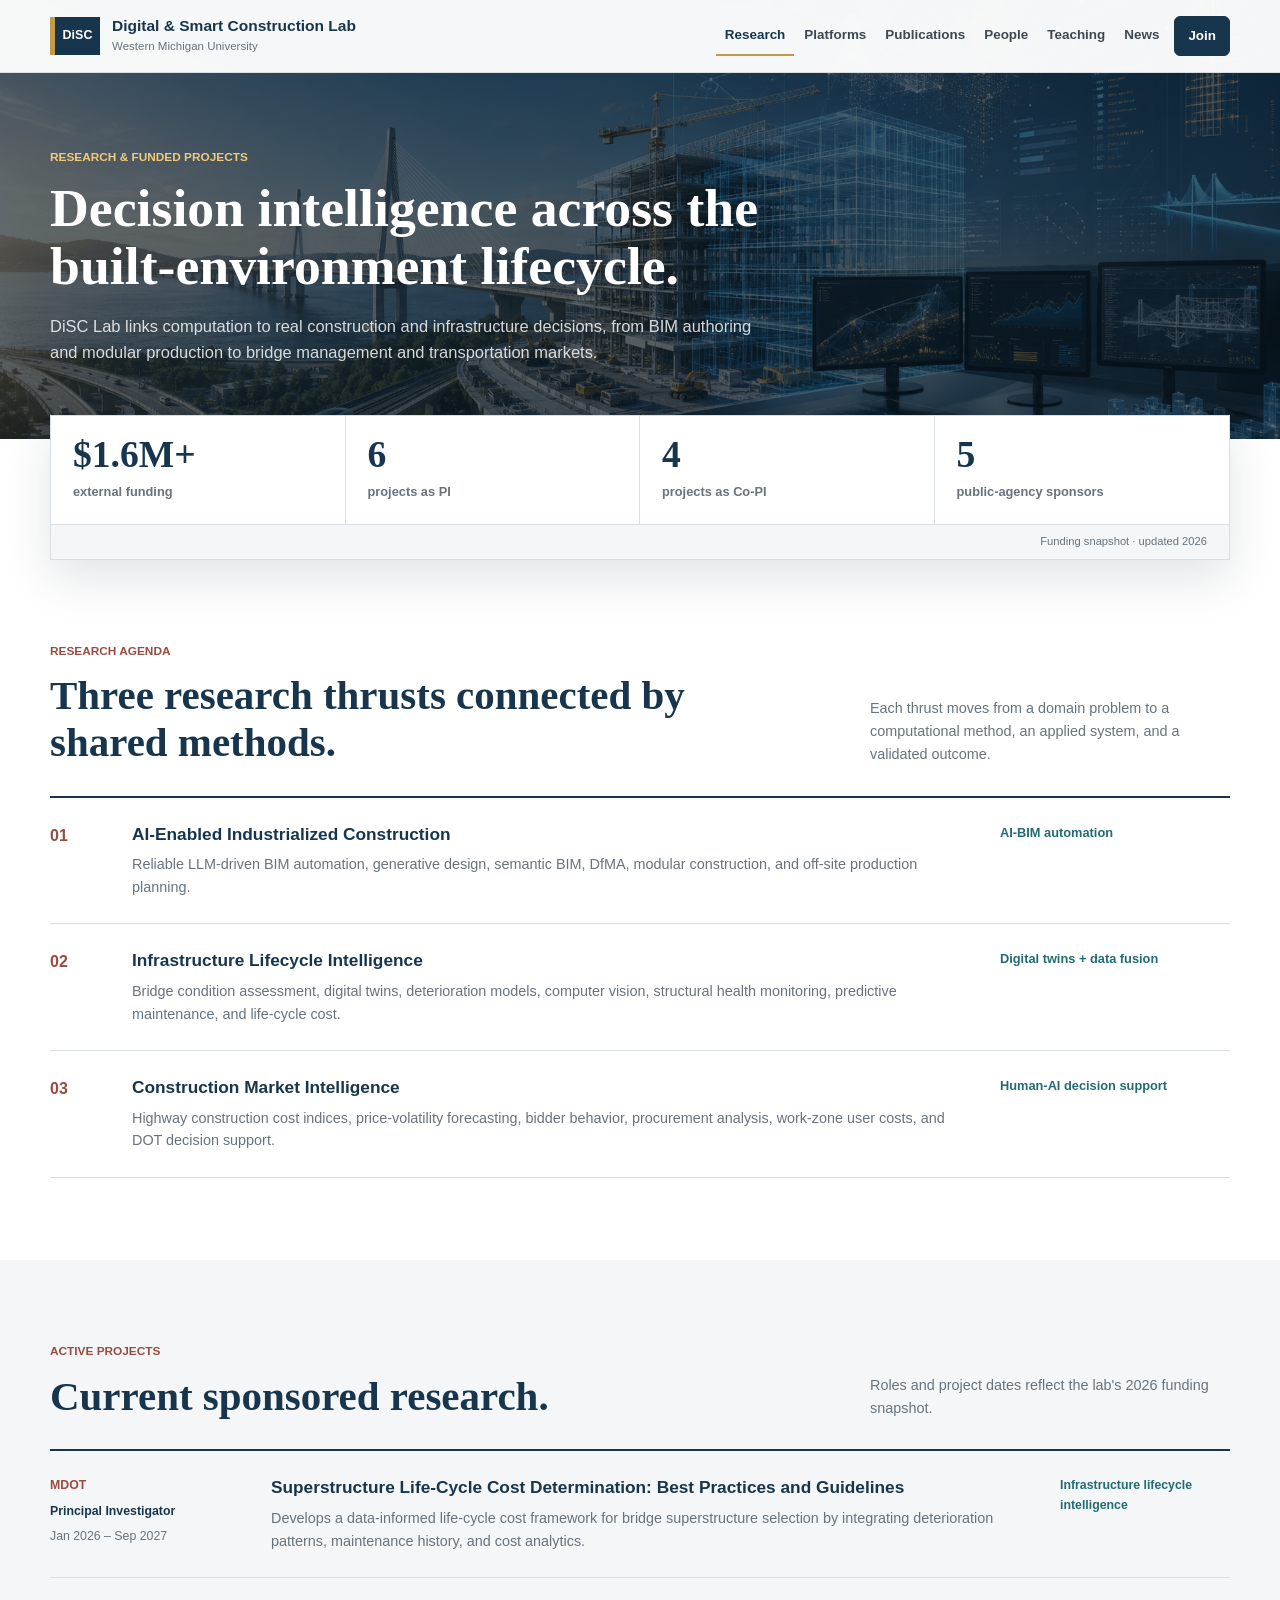
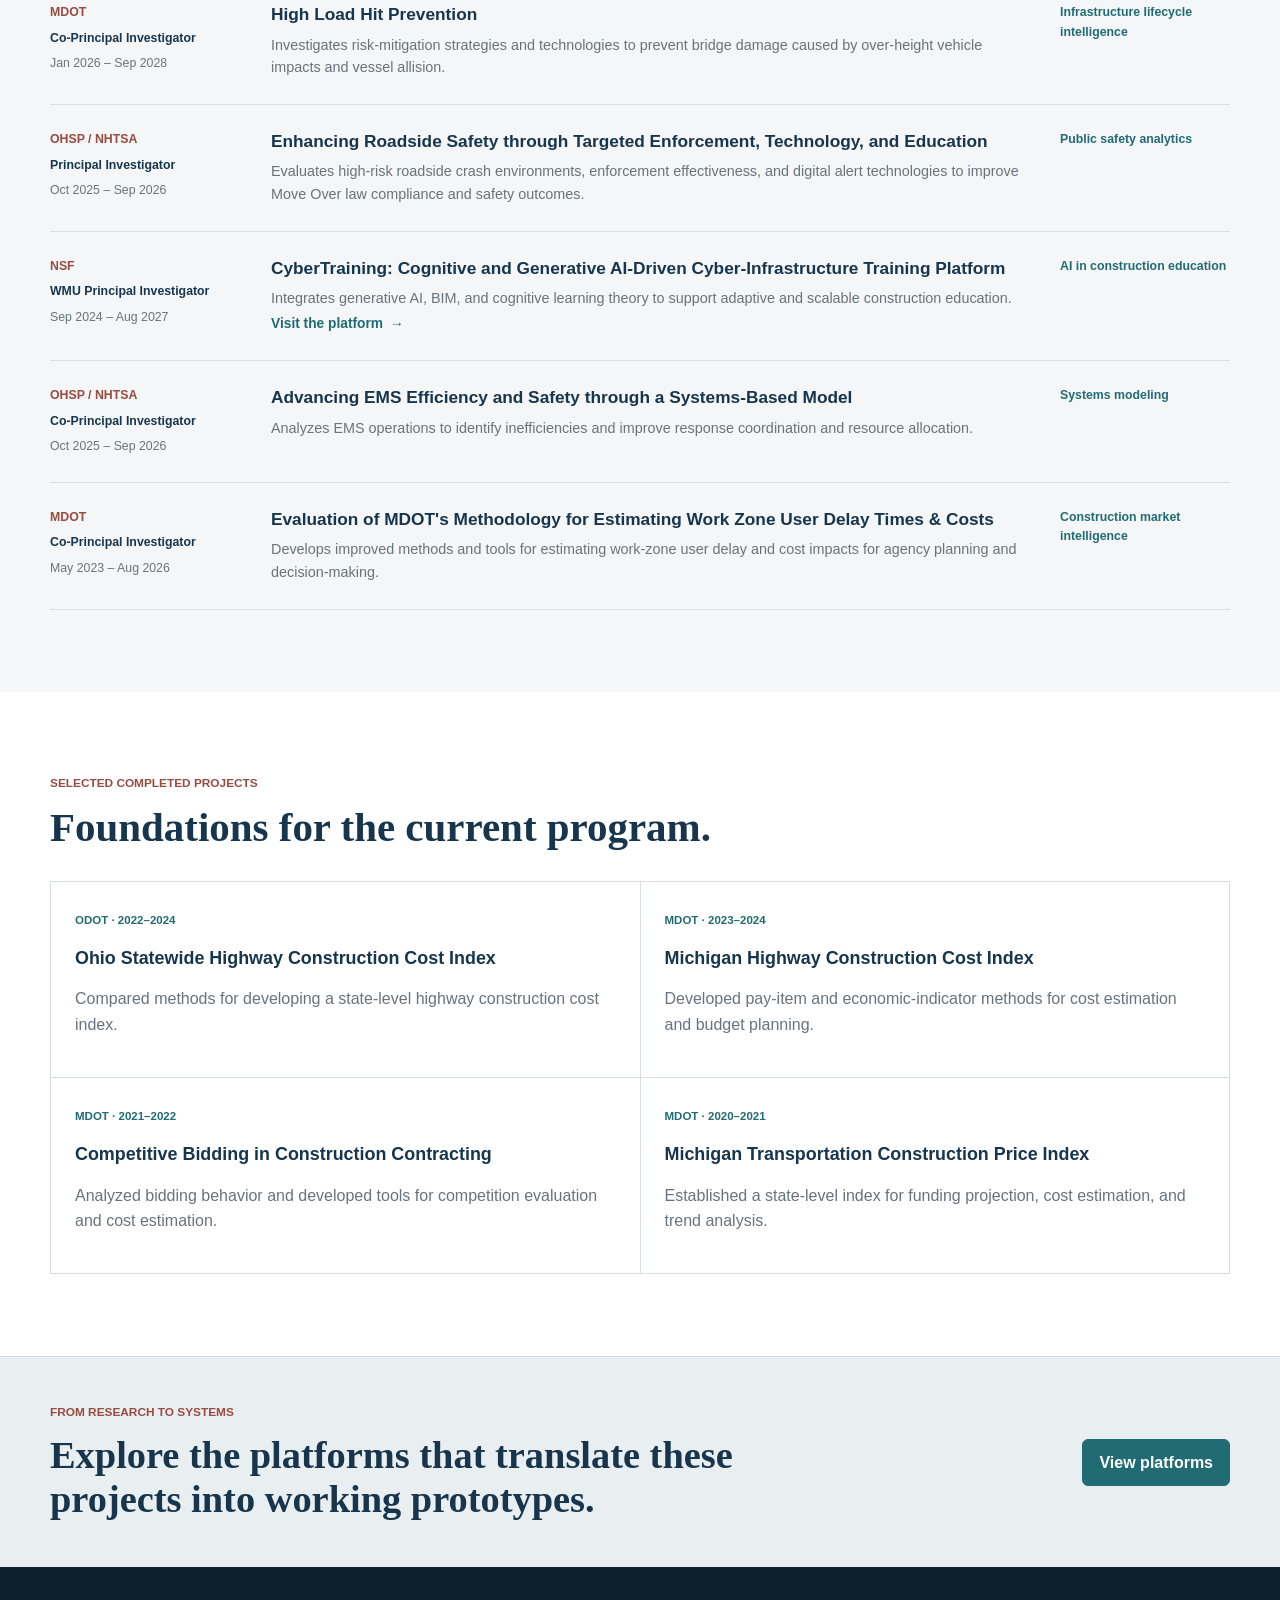
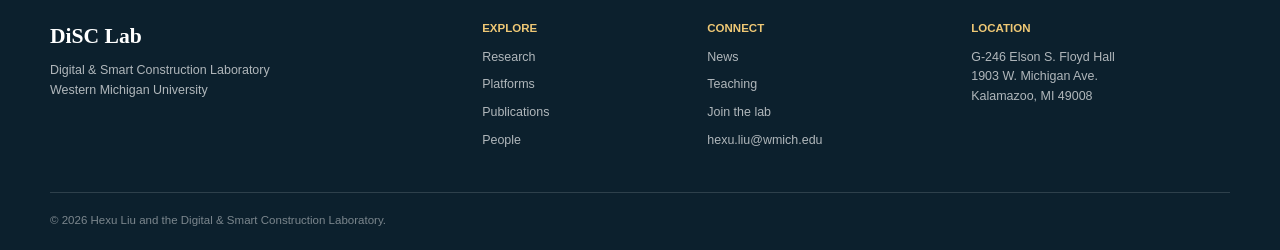
<file: research.html>
<!doctype html>
<html lang="en">
  <head>
    <meta charset="utf-8">
    <meta name="viewport" content="width=device-width, initial-scale=1">
    <title>Research & Projects | DiSC Lab</title>
    <meta name="description" content="Research thrusts and active funded projects of the Digital & Smart Construction Laboratory at Western Michigan University.">
    <link rel="stylesheet" href="styles.css">
  </head>
  <body>
    <a class="skip-link" href="#main">Skip to content</a>
    <header class="site-header" data-header>
      <nav class="site-nav" aria-label="Primary navigation">
        <a class="brand" href="index.html"><span class="brand-symbol">DiSC</span><span class="brand-copy"><strong>Digital & Smart Construction Lab</strong><small>Western Michigan University</small></span></a>
        <button class="nav-toggle" type="button" aria-expanded="false" aria-controls="site-menu"><span class="sr-only">Open navigation</span><span></span><span></span><span></span></button>
        <ul class="nav-menu" id="site-menu"><li><a href="research.html">Research</a></li><li><a href="platforms.html">Platforms</a></li><li><a href="publications.html">Publications</a></li><li><a href="people.html">People</a></li><li><a href="teaching.html">Teaching</a></li><li><a href="news.html">News</a></li><li><a class="nav-cta" href="join.html">Join</a></li></ul>
      </nav>
    </header>

    <main id="main">
      <section class="page-hero page-hero-research">
        <div><p class="eyebrow">Research & funded projects</p><h1>Decision intelligence across the built-environment lifecycle.</h1><p>DiSC Lab links computation to real construction and infrastructure decisions, from BIM authoring and modular production to bridge management and transportation markets.</p></div>
      </section>

      <section class="metric-band metric-band-page" aria-label="Funding snapshot">
        <div><strong>$1.6M+</strong><span>external funding</span></div>
        <div><strong>6</strong><span>projects as PI</span></div>
        <div><strong>4</strong><span>projects as Co-PI</span></div>
        <div><strong>5</strong><span>public-agency sponsors</span></div>
        <p>Funding snapshot · updated 2026</p>
      </section>

      <section class="section" aria-labelledby="agenda-title">
        <div class="section-header">
          <div><p class="section-label">Research agenda</p><h2 id="agenda-title">Three research thrusts connected by shared methods.</h2></div>
          <p class="section-sidecopy">Each thrust moves from a domain problem to a computational method, an applied system, and a validated outcome.</p>
        </div>
        <div class="research-ledger">
          <article><span>01</span><div><h3>AI-Enabled Industrialized Construction</h3><p>Reliable LLM-driven BIM automation, generative design, semantic BIM, DfMA, modular construction, and off-site production planning.</p></div><strong>AI-BIM automation</strong></article>
          <article><span>02</span><div><h3>Infrastructure Lifecycle Intelligence</h3><p>Bridge condition assessment, digital twins, deterioration models, computer vision, structural health monitoring, predictive maintenance, and life-cycle cost.</p></div><strong>Digital twins + data fusion</strong></article>
          <article><span>03</span><div><h3>Construction Market Intelligence</h3><p>Highway construction cost indices, price-volatility forecasting, bidder behavior, procurement analysis, work-zone user costs, and DOT decision support.</p></div><strong>Human-AI decision support</strong></article>
        </div>
      </section>

      <section class="section project-list-section" aria-labelledby="active-title">
        <div class="section-header">
          <div><p class="section-label">Active projects</p><h2 id="active-title">Current sponsored research.</h2></div>
          <p class="section-sidecopy">Roles and project dates reflect the lab's 2026 funding snapshot.</p>
        </div>
        <div class="project-list">
          <article>
            <div class="project-meta"><span>MDOT</span><strong>Principal Investigator</strong><time>Jan 2026 – Sep 2027</time></div>
            <div><h3>Superstructure Life-Cycle Cost Determination: Best Practices and Guidelines</h3><p>Develops a data-informed life-cycle cost framework for bridge superstructure selection by integrating deterioration patterns, maintenance history, and cost analytics.</p></div>
            <span class="project-area">Infrastructure lifecycle intelligence</span>
          </article>
          <article>
            <div class="project-meta"><span>MDOT</span><strong>Co-Principal Investigator</strong><time>Jan 2026 – Sep 2028</time></div>
            <div><h3>High Load Hit Prevention</h3><p>Investigates risk-mitigation strategies and technologies to prevent bridge damage caused by over-height vehicle impacts and vessel allision.</p></div>
            <span class="project-area">Infrastructure lifecycle intelligence</span>
          </article>
          <article>
            <div class="project-meta"><span>OHSP / NHTSA</span><strong>Principal Investigator</strong><time>Oct 2025 – Sep 2026</time></div>
            <div><h3>Enhancing Roadside Safety through Targeted Enforcement, Technology, and Education</h3><p>Evaluates high-risk roadside crash environments, enforcement effectiveness, and digital alert technologies to improve Move Over law compliance and safety outcomes.</p></div>
            <span class="project-area">Public safety analytics</span>
          </article>
          <article>
            <div class="project-meta"><span>NSF</span><strong>WMU Principal Investigator</strong><time>Sep 2024 – Aug 2027</time></div>
            <div><h3>CyberTraining: Cognitive and Generative AI-Driven Cyber-Infrastructure Training Platform</h3><p>Integrates generative AI, BIM, and cognitive learning theory to support adaptive and scalable construction education.</p><a class="text-link" href="https://nsf-cyber-infrastructre-construction-education.com/" target="_blank" rel="noopener noreferrer">Visit the platform <span aria-hidden="true">→</span></a></div>
            <span class="project-area">AI in construction education</span>
          </article>
          <article>
            <div class="project-meta"><span>OHSP / NHTSA</span><strong>Co-Principal Investigator</strong><time>Oct 2025 – Sep 2026</time></div>
            <div><h3>Advancing EMS Efficiency and Safety through a Systems-Based Model</h3><p>Analyzes EMS operations to identify inefficiencies and improve response coordination and resource allocation.</p></div>
            <span class="project-area">Systems modeling</span>
          </article>
          <article>
            <div class="project-meta"><span>MDOT</span><strong>Co-Principal Investigator</strong><time>May 2023 – Aug 2026</time></div>
            <div><h3>Evaluation of MDOT's Methodology for Estimating Work Zone User Delay Times & Costs</h3><p>Develops improved methods and tools for estimating work-zone user delay and cost impacts for agency planning and decision-making.</p></div>
            <span class="project-area">Construction market intelligence</span>
          </article>
        </div>
      </section>

      <section class="section completed-section" aria-labelledby="completed-title">
        <div class="section-header"><div><p class="section-label">Selected completed projects</p><h2 id="completed-title">Foundations for the current program.</h2></div></div>
        <div class="completed-grid">
          <article><span>ODOT · 2022–2024</span><h3>Ohio Statewide Highway Construction Cost Index</h3><p>Compared methods for developing a state-level highway construction cost index.</p></article>
          <article><span>MDOT · 2023–2024</span><h3>Michigan Highway Construction Cost Index</h3><p>Developed pay-item and economic-indicator methods for cost estimation and budget planning.</p></article>
          <article><span>MDOT · 2021–2022</span><h3>Competitive Bidding in Construction Contracting</h3><p>Analyzed bidding behavior and developed tools for competition evaluation and cost estimation.</p></article>
          <article><span>MDOT · 2020–2021</span><h3>Michigan Transportation Construction Price Index</h3><p>Established a state-level index for funding projection, cost estimation, and trend analysis.</p></article>
        </div>
      </section>

      <section class="join-banner"><div><p class="section-label">From research to systems</p><h2>Explore the platforms that translate these projects into working prototypes.</h2></div><a class="button button-primary" href="platforms.html">View platforms</a></section>
    </main>

    <footer class="site-footer">
      <div class="footer-grid"><div><strong>DiSC Lab</strong><p>Digital & Smart Construction Laboratory<br>Western Michigan University</p></div><div><span>Explore</span><a href="research.html">Research</a><a href="platforms.html">Platforms</a><a href="publications.html">Publications</a><a href="people.html">People</a></div><div><span>Connect</span><a href="news.html">News</a><a href="teaching.html">Teaching</a><a href="join.html">Join the lab</a><a href="mailto:hexu.liu@wmich.edu">hexu.liu@wmich.edu</a></div><div><span>Location</span><p>G-246 Elson S. Floyd Hall<br>1903 W. Michigan Ave.<br>Kalamazoo, MI 49008</p></div></div>
      <p class="copyright">© <span data-year></span> Hexu Liu and the Digital & Smart Construction Laboratory.</p>
    </footer>
    <script src="script.js"></script>
  </body>
</html>
</file>
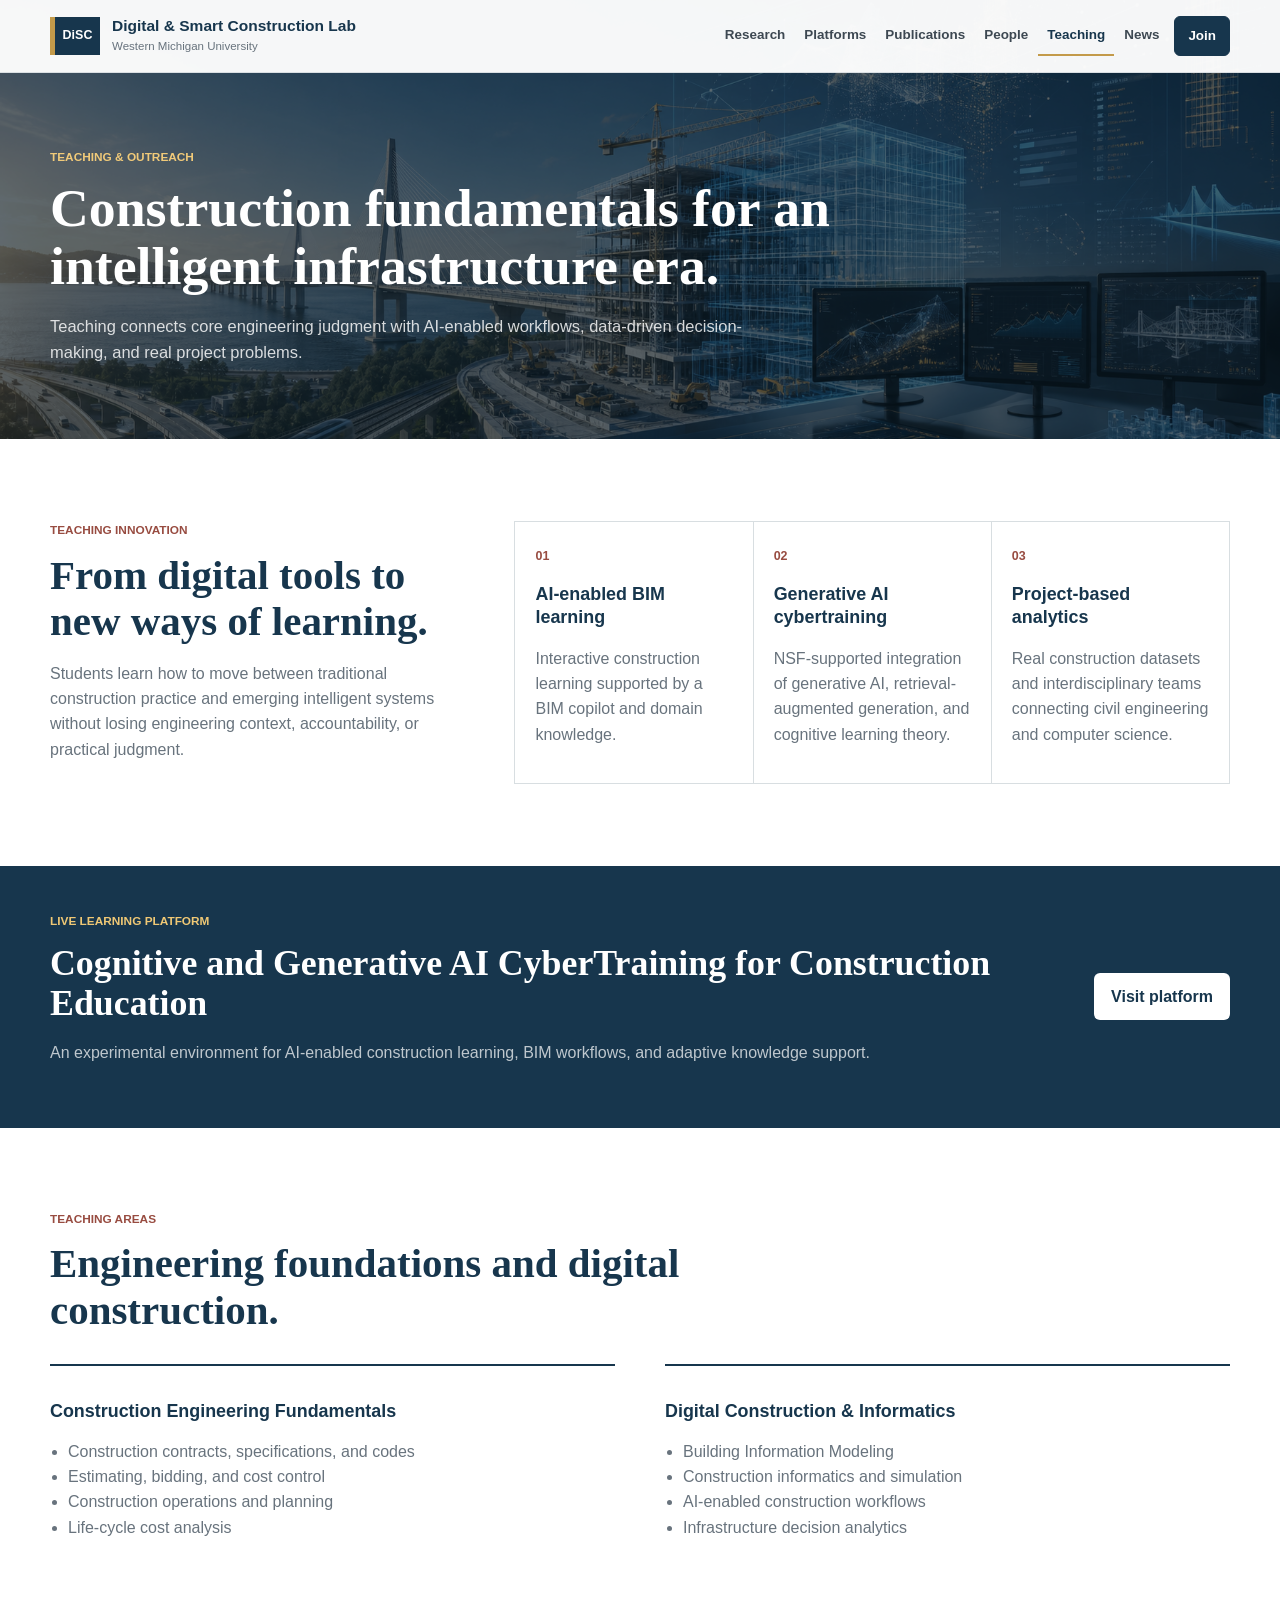
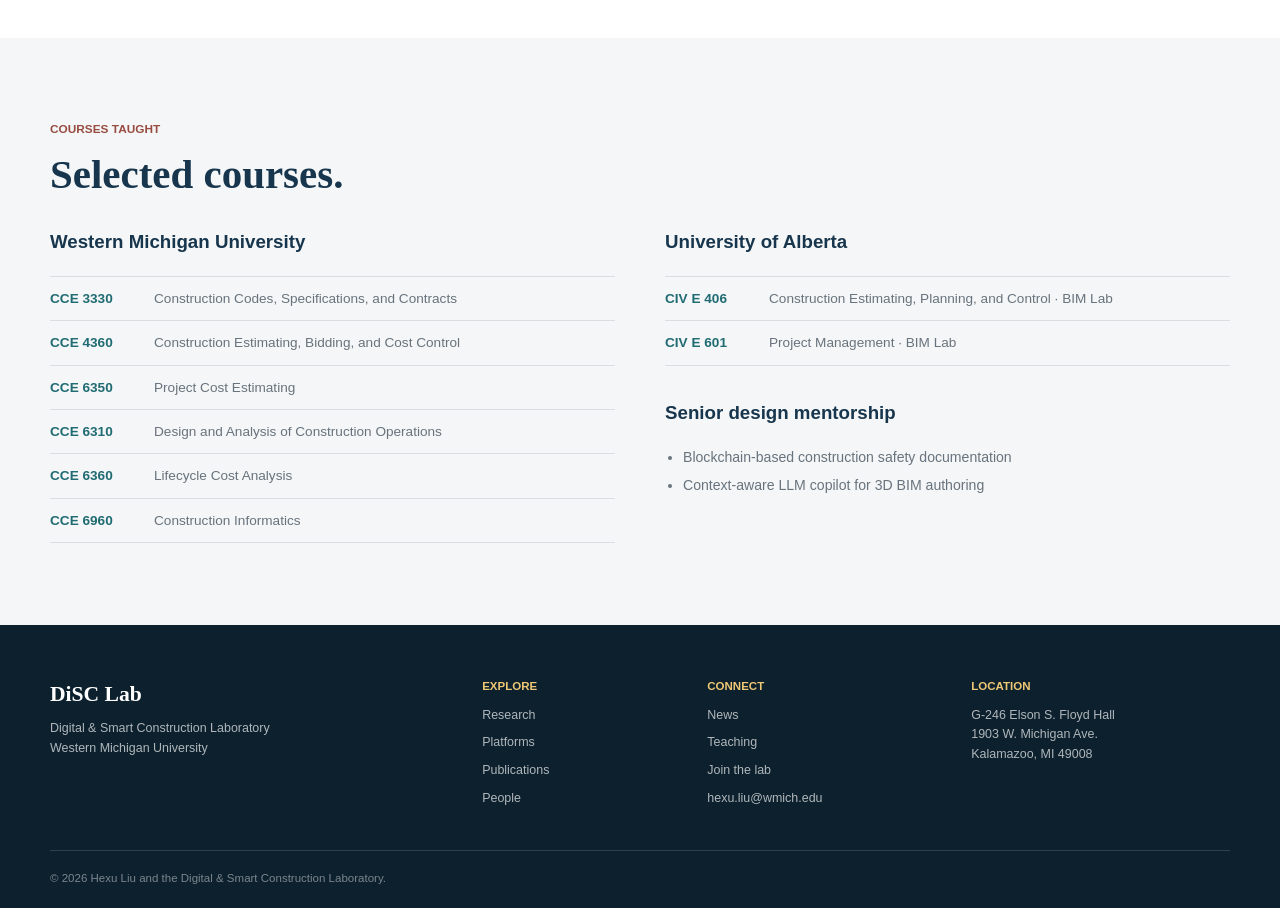
<file: teaching.html>
<!doctype html>
<html lang="en">
  <head>
    <meta charset="utf-8">
    <meta name="viewport" content="width=device-width, initial-scale=1">
    <title>Teaching & Outreach | DiSC Lab</title>
    <meta name="description" content="Teaching innovation, courses, student mentorship, and outreach from DiSC Lab and Dr. Hexu Liu.">
    <link rel="stylesheet" href="styles.css">
  </head>
  <body>
    <a class="skip-link" href="#main">Skip to content</a>
    <header class="site-header" data-header>
      <nav class="site-nav" aria-label="Primary navigation">
        <a class="brand" href="index.html"><span class="brand-symbol">DiSC</span><span class="brand-copy"><strong>Digital & Smart Construction Lab</strong><small>Western Michigan University</small></span></a>
        <button class="nav-toggle" type="button" aria-expanded="false" aria-controls="site-menu"><span class="sr-only">Open navigation</span><span></span><span></span><span></span></button>
        <ul class="nav-menu" id="site-menu"><li><a href="research.html">Research</a></li><li><a href="platforms.html">Platforms</a></li><li><a href="publications.html">Publications</a></li><li><a href="people.html">People</a></li><li><a href="teaching.html">Teaching</a></li><li><a href="news.html">News</a></li><li><a class="nav-cta" href="join.html">Join</a></li></ul>
      </nav>
    </header>

    <main id="main">
      <section class="page-hero page-hero-teaching"><div><p class="eyebrow">Teaching & outreach</p><h1>Construction fundamentals for an intelligent infrastructure era.</h1><p>Teaching connects core engineering judgment with AI-enabled workflows, data-driven decision-making, and real project problems.</p></div></section>

      <section class="section teaching-feature" aria-labelledby="innovation-title">
        <div><p class="section-label">Teaching innovation</p><h2 id="innovation-title">From digital tools to new ways of learning.</h2><p>Students learn how to move between traditional construction practice and emerging intelligent systems without losing engineering context, accountability, or practical judgment.</p></div>
        <div class="teaching-points">
          <article><span>01</span><h3>AI-enabled BIM learning</h3><p>Interactive construction learning supported by a BIM copilot and domain knowledge.</p></article>
          <article><span>02</span><h3>Generative AI cybertraining</h3><p>NSF-supported integration of generative AI, retrieval-augmented generation, and cognitive learning theory.</p></article>
          <article><span>03</span><h3>Project-based analytics</h3><p>Real construction datasets and interdisciplinary teams connecting civil engineering and computer science.</p></article>
        </div>
      </section>

      <section class="learning-platform-band"><div><p class="section-label">Live learning platform</p><h2>Cognitive and Generative AI CyberTraining for Construction Education</h2><p>An experimental environment for AI-enabled construction learning, BIM workflows, and adaptive knowledge support.</p></div><a class="button button-light" href="https://nsf-cyber-infrastructre-construction-education.com/" target="_blank" rel="noopener noreferrer">Visit platform</a></section>

      <section class="section" aria-labelledby="areas-title">
        <div class="section-header"><div><p class="section-label">Teaching areas</p><h2 id="areas-title">Engineering foundations and digital construction.</h2></div></div>
        <div class="teaching-area-grid">
          <article><h3>Construction Engineering Fundamentals</h3><ul><li>Construction contracts, specifications, and codes</li><li>Estimating, bidding, and cost control</li><li>Construction operations and planning</li><li>Life-cycle cost analysis</li></ul></article>
          <article><h3>Digital Construction & Informatics</h3><ul><li>Building Information Modeling</li><li>Construction informatics and simulation</li><li>AI-enabled construction workflows</li><li>Infrastructure decision analytics</li></ul></article>
        </div>
      </section>

      <section class="section course-section" aria-labelledby="courses-title">
        <div class="section-header"><div><p class="section-label">Courses taught</p><h2 id="courses-title">Selected courses.</h2></div></div>
        <div class="course-columns">
          <div><h3>Western Michigan University</h3><ul class="course-list"><li><strong>CCE 3330</strong><span>Construction Codes, Specifications, and Contracts</span></li><li><strong>CCE 4360</strong><span>Construction Estimating, Bidding, and Cost Control</span></li><li><strong>CCE 6350</strong><span>Project Cost Estimating</span></li><li><strong>CCE 6310</strong><span>Design and Analysis of Construction Operations</span></li><li><strong>CCE 6360</strong><span>Lifecycle Cost Analysis</span></li><li><strong>CCE 6960</strong><span>Construction Informatics</span></li></ul></div>
          <div><h3>University of Alberta</h3><ul class="course-list"><li><strong>CIV E 406</strong><span>Construction Estimating, Planning, and Control · BIM Lab</span></li><li><strong>CIV E 601</strong><span>Project Management · BIM Lab</span></li></ul><h3 class="subheading">Senior design mentorship</h3><ul class="simple-list"><li>Blockchain-based construction safety documentation</li><li>Context-aware LLM copilot for 3D BIM authoring</li></ul></div>
        </div>
      </section>
    </main>

    <footer class="site-footer">
      <div class="footer-grid"><div><strong>DiSC Lab</strong><p>Digital & Smart Construction Laboratory<br>Western Michigan University</p></div><div><span>Explore</span><a href="research.html">Research</a><a href="platforms.html">Platforms</a><a href="publications.html">Publications</a><a href="people.html">People</a></div><div><span>Connect</span><a href="news.html">News</a><a href="teaching.html">Teaching</a><a href="join.html">Join the lab</a><a href="mailto:hexu.liu@wmich.edu">hexu.liu@wmich.edu</a></div><div><span>Location</span><p>G-246 Elson S. Floyd Hall<br>1903 W. Michigan Ave.<br>Kalamazoo, MI 49008</p></div></div>
      <p class="copyright">© <span data-year></span> Hexu Liu and the Digital & Smart Construction Laboratory.</p>
    </footer>
    <script src="script.js"></script>
  </body>
</html>
</file>
<file: styles.css>
:root {
  --ink: #171b20;
  --ink-soft: #3d4852;
  --muted: #68737d;
  --white: #ffffff;
  --mist: #f4f6f7;
  --cloud: #e9eef0;
  --line: #d8dee1;
  --navy: #17364d;
  --teal: #216c73;
  --green: #486b58;
  --gold: #c39a4a;
  --brick: #984c41;
  --max: 1180px;
  --radius: 6px;
  --shadow: 0 18px 48px rgba(15, 30, 42, 0.12);
}

* {
  box-sizing: border-box;
}

html {
  scroll-behavior: smooth;
}

body {
  margin: 0;
  color: var(--ink);
  background: var(--white);
  font-family: "Segoe UI", Arial, Helvetica, sans-serif;
  line-height: 1.58;
}

img {
  display: block;
  max-width: 100%;
}

a {
  color: inherit;
}

h1,
h2,
h3,
p {
  overflow-wrap: anywhere;
}

button,
a {
  -webkit-tap-highlight-color: transparent;
}

.skip-link {
  position: fixed;
  top: -60px;
  left: 16px;
  z-index: 100;
  padding: 10px 14px;
  color: var(--navy);
  background: var(--white);
  border: 1px solid var(--line);
  border-radius: var(--radius);
}

.skip-link:focus {
  top: 12px;
}

.sr-only {
  position: absolute;
  width: 1px;
  height: 1px;
  padding: 0;
  margin: -1px;
  overflow: hidden;
  clip: rect(0, 0, 0, 0);
  white-space: nowrap;
  border: 0;
}

.site-header {
  position: fixed;
  inset: 0 0 auto 0;
  z-index: 50;
  color: var(--ink);
  background: rgba(255, 255, 255, 0.96);
  border-bottom: 1px solid rgba(23, 54, 77, 0.12);
  transition: box-shadow 180ms ease, background 180ms ease;
}

.site-header.is-scrolled {
  background: rgba(255, 255, 255, 0.99);
  box-shadow: 0 10px 30px rgba(15, 30, 42, 0.09);
}

.site-nav {
  width: min(var(--max), calc(100% - 36px));
  min-height: 72px;
  margin: 0 auto;
  display: flex;
  align-items: center;
  justify-content: space-between;
  gap: 22px;
}

.brand {
  display: inline-flex;
  align-items: center;
  gap: 12px;
  min-width: 0;
  text-decoration: none;
}

.brand-symbol {
  width: 50px;
  height: 38px;
  display: grid;
  place-items: center;
  flex: 0 0 auto;
  color: var(--white);
  background: var(--navy);
  border-left: 5px solid var(--gold);
  font-size: 0.78rem;
  font-weight: 900;
}

.brand-copy strong,
.brand-copy small {
  display: block;
}

.brand-copy strong {
  color: var(--navy);
  font-size: 0.97rem;
  line-height: 1.12;
}

.brand-copy small {
  margin-top: 3px;
  color: var(--muted);
  font-size: 0.72rem;
}

.nav-menu {
  display: flex;
  align-items: center;
  gap: 1px;
  padding: 0;
  margin: 0;
  list-style: none;
}

.nav-menu a {
  display: block;
  padding: 8px 9px;
  color: var(--ink-soft);
  font-size: 0.84rem;
  font-weight: 700;
  text-decoration: none;
  white-space: nowrap;
  border-bottom: 2px solid transparent;
}

.nav-menu a:hover,
.nav-menu a:focus-visible,
.nav-menu a[aria-current="page"] {
  color: var(--navy);
  border-bottom-color: var(--gold);
  outline: none;
}

.nav-menu .nav-cta {
  margin-left: 5px;
  padding-inline: 13px;
  color: var(--white);
  background: var(--navy);
  border: 1px solid var(--navy);
  border-radius: var(--radius);
}

.nav-menu .nav-cta:hover,
.nav-menu .nav-cta:focus-visible,
.nav-menu .nav-cta[aria-current="page"] {
  color: var(--white);
  background: var(--teal);
  border-color: var(--teal);
}

.nav-toggle {
  display: none;
  width: 44px;
  height: 44px;
  padding: 9px;
  border: 1px solid var(--line);
  border-radius: var(--radius);
  background: var(--white);
  cursor: pointer;
}

.nav-toggle span:not(.sr-only) {
  display: block;
  width: 100%;
  height: 2px;
  margin: 5px 0;
  background: var(--navy);
}

.home-hero {
  position: relative;
  min-height: clamp(620px, 76svh, 760px);
  display: flex;
  flex-direction: column;
  justify-content: center;
  overflow: hidden;
  padding: 112px max(24px, calc((100vw - var(--max)) / 2)) 110px;
  color: var(--white);
  background: url("assets/disc-lab-hero.png") center 46% / cover no-repeat;
}

.home-hero::before,
.page-hero::before {
  content: "";
  position: absolute;
  inset: 0;
  background: rgba(8, 24, 34, 0.64);
}

.hero-content,
.page-hero > div,
.hero-footer {
  position: relative;
  z-index: 1;
}

.hero-content {
  width: min(760px, 100%);
}

.eyebrow,
.section-label {
  margin: 0 0 12px;
  color: var(--brick);
  font-size: 0.74rem;
  font-weight: 900;
  letter-spacing: 0;
  text-transform: uppercase;
}

.home-hero .eyebrow,
.page-hero .eyebrow {
  color: #f1ca79;
}

.home-hero h1 {
  max-width: 760px;
  margin: 0;
  color: var(--white);
  font-family: Georgia, "Times New Roman", serif;
  font-size: clamp(2.65rem, 5vw, 4.25rem);
  font-weight: 700;
  line-height: 1.04;
  letter-spacing: 0;
}

.hero-position {
  max-width: 680px;
  margin: 20px 0 0;
  font-size: clamp(1.12rem, 2vw, 1.48rem);
  font-weight: 800;
}

.hero-summary {
  max-width: 650px;
  margin: 10px 0 0;
  color: rgba(255, 255, 255, 0.82);
  font-size: clamp(1rem, 1.45vw, 1.14rem);
}

.hero-actions,
.inline-actions {
  display: flex;
  flex-wrap: wrap;
  align-items: center;
  gap: 12px;
  margin-top: 28px;
}

.button {
  min-height: 43px;
  display: inline-flex;
  align-items: center;
  justify-content: center;
  padding: 10px 16px;
  border: 1px solid transparent;
  border-radius: var(--radius);
  font-weight: 800;
  text-decoration: none;
  transition: transform 160ms ease, background 160ms ease, border-color 160ms ease;
}

.button:hover,
.button:focus-visible {
  transform: translateY(-1px);
  outline: none;
}

.button-primary {
  color: var(--white);
  background: var(--teal);
  border-color: var(--teal);
}

.button-primary:hover,
.button-primary:focus-visible {
  background: var(--navy);
  border-color: var(--navy);
}

.button-light {
  color: var(--navy);
  background: var(--white);
  border-color: rgba(255, 255, 255, 0.76);
}

.hero-identity {
  display: flex;
  flex-wrap: wrap;
  gap: 8px 20px;
  margin-top: 32px;
  padding-top: 18px;
  border-top: 1px solid rgba(255, 255, 255, 0.28);
}

.hero-identity span {
  color: rgba(255, 255, 255, 0.86);
  font-size: 0.85rem;
  font-weight: 700;
}

.hero-footer {
  position: absolute;
  inset: auto max(24px, calc((100vw - var(--max)) / 2)) 28px;
  display: flex;
  flex-wrap: wrap;
  gap: 8px 22px;
  padding-top: 16px;
  color: rgba(255, 255, 255, 0.72);
  border-top: 1px solid rgba(255, 255, 255, 0.25);
  font-size: 0.8rem;
}

.metric-band {
  position: relative;
  z-index: 4;
  width: min(var(--max), calc(100% - 36px));
  display: grid;
  grid-template-columns: repeat(4, minmax(0, 1fr));
  margin: -28px auto 0;
  background: var(--white);
  border: 1px solid var(--line);
  box-shadow: var(--shadow);
}

.metric-band > div {
  min-height: 108px;
  padding: 20px 22px;
  border-right: 1px solid var(--line);
}

.metric-band > div:nth-child(4) {
  border-right: 0;
}

.metric-band strong,
.metric-band span {
  display: block;
}

.metric-band strong {
  color: var(--navy);
  font-family: Georgia, "Times New Roman", serif;
  font-size: clamp(1.7rem, 3vw, 2.35rem);
  line-height: 1;
}

.metric-band span {
  margin-top: 9px;
  color: var(--muted);
  font-size: 0.8rem;
  font-weight: 700;
}

.metric-band > p {
  grid-column: 1 / -1;
  margin: 0;
  padding: 8px 22px;
  color: var(--muted);
  background: var(--mist);
  border-top: 1px solid var(--line);
  font-size: 0.7rem;
  text-align: right;
}

.metric-band-page {
  margin-top: -24px;
}

.section {
  width: min(var(--max), calc(100% - 36px));
  margin: 0 auto;
  padding: 82px 0;
}

.section h2,
.join-banner h2,
.availability-band h2,
.conference-band h2,
.learning-platform-band h2,
.why-join-band h2 {
  margin: 0;
  color: var(--navy);
  font-family: Georgia, "Times New Roman", serif;
  font-size: clamp(1.9rem, 3.2vw, 2.85rem);
  line-height: 1.14;
  letter-spacing: 0;
}

.research-intro {
  display: grid;
  grid-template-columns: minmax(0, 0.86fr) minmax(0, 1.14fr);
  gap: clamp(36px, 7vw, 90px);
  align-items: start;
}

.intro-copy p {
  margin: 0 0 18px;
  color: var(--ink-soft);
  font-size: 1.05rem;
}

.section-header {
  display: grid;
  grid-template-columns: minmax(0, 1fr) auto;
  gap: 28px;
  align-items: end;
  margin-bottom: 30px;
}

.section-header h2 {
  max-width: 760px;
}

.section-sidecopy {
  max-width: 360px;
  margin: 0;
  color: var(--muted);
  font-size: 0.9rem;
}

.text-link {
  display: inline-flex;
  align-items: center;
  gap: 7px;
  color: var(--teal);
  font-size: 0.86rem;
  font-weight: 800;
  text-decoration: none;
}

.text-link:hover,
.text-link:focus-visible {
  color: var(--navy);
  text-decoration: underline;
  outline: none;
}

.thrust-section {
  border-top: 1px solid var(--line);
}

.thrust-grid {
  display: grid;
  grid-template-columns: repeat(3, minmax(0, 1fr));
  border-top: 2px solid var(--navy);
  border-bottom: 1px solid var(--line);
}

.thrust-item {
  min-width: 0;
  padding: 26px 28px 30px;
  border-right: 1px solid var(--line);
}

.thrust-item:last-child {
  border-right: 0;
}

.item-index,
.teaching-points article > span,
.opportunity-grid article > span {
  color: var(--brick);
  font-size: 0.78rem;
  font-weight: 900;
}

.thrust-item h3,
.media-copy h3,
.completed-grid h3,
.member-card h3,
.opportunity-grid h3,
.teaching-points h3,
.teaching-area-grid h3 {
  margin: 16px 0 10px;
  color: var(--navy);
  font-size: 1.12rem;
  line-height: 1.3;
}

.thrust-item p,
.completed-grid p,
.opportunity-grid p,
.teaching-points p,
.teaching-area-grid li {
  color: var(--muted);
}

.compact-list,
.simple-list,
.check-list {
  padding-left: 18px;
  margin: 18px 0 0;
  color: var(--ink-soft);
  font-size: 0.88rem;
}

.compact-list li + li,
.simple-list li + li,
.check-list li + li {
  margin-top: 6px;
}

.methods-line {
  display: grid;
  grid-template-columns: 1.1fr repeat(3, 1fr);
  margin-top: 18px;
  padding: 14px 0;
  border-top: 1px solid var(--line);
  border-bottom: 1px solid var(--line);
  font-size: 0.78rem;
}

.methods-line span {
  color: var(--muted);
  text-transform: uppercase;
  font-weight: 900;
}

.methods-line strong {
  color: var(--navy);
  font-size: 0.82rem;
}

.news-preview {
  border-top: 1px solid var(--line);
}

.news-rows {
  border-top: 2px solid var(--navy);
}

.news-rows article {
  display: grid;
  grid-template-columns: 120px minmax(0, 1.4fr) minmax(240px, 0.75fr);
  gap: 24px;
  align-items: start;
  padding: 22px 0;
  border-bottom: 1px solid var(--line);
}

.news-rows time {
  color: var(--brick);
  font-size: 0.8rem;
  font-weight: 900;
}

.news-rows div > span,
.media-copy > p,
.completed-grid article > span,
.member-card div > p,
.timeline div > p {
  margin: 0 0 6px;
  color: var(--teal);
  font-size: 0.72rem;
  font-weight: 900;
  text-transform: uppercase;
}

.news-rows h3 {
  margin: 0;
  color: var(--navy);
  font-size: 1rem;
  line-height: 1.35;
}

.news-rows > article > p {
  margin: 0;
  color: var(--muted);
  font-size: 0.88rem;
}

.platform-preview {
  border-top: 1px solid var(--line);
}

.feature-grid,
.platform-grid,
.member-grid,
.opportunity-grid,
.teaching-points {
  display: grid;
  grid-template-columns: repeat(3, minmax(0, 1fr));
  gap: 18px;
}

.media-card {
  overflow: hidden;
  background: var(--white);
  border: 1px solid var(--line);
  border-radius: var(--radius);
}

.media-frame {
  position: relative;
  display: block;
  aspect-ratio: 16 / 9;
  overflow: hidden;
  background: var(--cloud);
}

.media-frame img {
  width: 100%;
  height: 100%;
  object-fit: cover;
  transition: transform 220ms ease;
}

.media-frame:hover img,
.media-frame:focus-visible img {
  transform: scale(1.02);
}

.media-frame > span {
  position: absolute;
  right: 10px;
  bottom: 10px;
  padding: 6px 9px;
  color: var(--white);
  background: rgba(8, 24, 34, 0.86);
  border-radius: 3px;
  font-size: 0.72rem;
  font-weight: 900;
}

.media-copy {
  padding: 20px;
}

.media-copy h3 {
  margin-top: 0;
}

.media-copy > span {
  display: block;
  color: var(--muted);
  font-size: 0.88rem;
}

.sponsor-band,
.join-banner,
.availability-band,
.conference-band,
.learning-platform-band,
.social-update-band,
.why-join-band {
  width: 100%;
  padding: 46px max(24px, calc((100vw - var(--max)) / 2));
}

.sponsor-band {
  display: grid;
  grid-template-columns: minmax(0, 1.2fr) minmax(280px, 0.8fr);
  gap: 48px;
  align-items: end;
  color: var(--white);
  background: var(--navy);
}

.sponsor-band .section-label,
.join-banner .section-label,
.availability-band .section-label,
.conference-band .section-label,
.learning-platform-band .section-label,
.social-update-band span,
.why-join-band .section-label {
  color: #efc875;
}

.sponsor-list {
  margin: 8px 0 0;
  color: var(--white);
  font-family: Georgia, "Times New Roman", serif;
  font-size: clamp(1.35rem, 2.2vw, 2rem);
}

.sponsor-list span {
  color: var(--gold);
}

.sponsor-band > p {
  margin: 0;
  color: rgba(255, 255, 255, 0.7);
}

.director-band {
  display: grid;
  grid-template-columns: 112px minmax(0, 1fr) 190px;
  gap: 30px;
  align-items: center;
}

.director-band > img {
  width: 112px;
  aspect-ratio: 4 / 5;
  object-fit: cover;
  object-position: center top;
  background: var(--mist);
}

.director-copy h2 {
  font-size: clamp(1.7rem, 3vw, 2.35rem);
}

.director-copy p:last-child {
  max-width: 670px;
  margin: 12px 0 0;
  color: var(--muted);
}

.profile-stack {
  display: grid;
  align-content: start;
  border-top: 1px solid var(--line);
}

.profile-stack a,
.profile-inline a {
  color: var(--teal);
  font-size: 0.82rem;
  font-weight: 800;
  text-decoration: none;
}

.profile-stack a {
  padding: 9px 0;
  border-bottom: 1px solid var(--line);
}

.profile-stack a:hover,
.profile-stack a:focus-visible,
.profile-inline a:hover,
.profile-inline a:focus-visible {
  color: var(--navy);
  text-decoration: underline;
  outline: none;
}

.join-banner {
  display: flex;
  align-items: center;
  justify-content: space-between;
  gap: 32px;
  background: var(--cloud);
  border-top: 1px solid var(--line);
}

.join-banner h2 {
  max-width: 760px;
  font-size: clamp(1.65rem, 3vw, 2.45rem);
}

.join-banner .section-label {
  color: var(--brick);
}

.page-hero {
  position: relative;
  min-height: 430px;
  display: flex;
  align-items: end;
  overflow: hidden;
  padding: 148px max(24px, calc((100vw - var(--max)) / 2)) 74px;
  color: var(--white);
  background: url("assets/disc-lab-hero.png") center 50% / cover no-repeat;
}

.page-hero-research { background-position: center 52%; }
.page-hero-platforms { background-position: right 56%; }
.page-hero-publications { background-position: center 44%; }
.page-hero-people { background-position: 58% 48%; }
.page-hero-teaching { background-position: right 46%; }
.page-hero-news { background-position: 42% 46%; }
.page-hero-join { background-position: center 56%; }

.page-hero > div {
  width: min(820px, 100%);
}

.page-hero h1 {
  margin: 0;
  color: var(--white);
  font-family: Georgia, "Times New Roman", serif;
  font-size: clamp(2.25rem, 4.2vw, 3.75rem);
  line-height: 1.08;
  letter-spacing: 0;
}

.page-hero p:last-child {
  max-width: 720px;
  margin: 18px 0 0;
  color: rgba(255, 255, 255, 0.82);
  font-size: 1.03rem;
}

.research-ledger {
  border-top: 2px solid var(--navy);
}

.research-ledger article {
  display: grid;
  grid-template-columns: 58px minmax(0, 1fr) 230px;
  gap: 24px;
  align-items: start;
  padding: 25px 0;
  border-bottom: 1px solid var(--line);
}

.research-ledger article > span {
  color: var(--brick);
  font-weight: 900;
}

.research-ledger h3,
.project-list h3,
.publication-rows h3,
.timeline h3 {
  margin: 0;
  color: var(--navy);
  font-size: 1.08rem;
  line-height: 1.35;
}

.research-ledger p,
.project-list p,
.publication-rows p,
.timeline div > span {
  margin: 7px 0 0;
  color: var(--muted);
  font-size: 0.9rem;
}

.research-ledger article > strong {
  color: var(--teal);
  font-size: 0.8rem;
}

.project-list-section,
.course-section {
  width: 100%;
  padding-inline: max(18px, calc((100vw - var(--max)) / 2));
  background: var(--mist);
}

.project-list {
  border-top: 2px solid var(--navy);
}

.project-list article {
  display: grid;
  grid-template-columns: 195px minmax(0, 1fr) 170px;
  gap: 26px;
  padding: 25px 0;
  border-bottom: 1px solid var(--line);
}

.project-meta {
  display: grid;
  align-content: start;
  gap: 6px;
  font-size: 0.77rem;
}

.project-meta span {
  color: var(--brick);
  font-weight: 900;
}

.project-meta strong {
  color: var(--navy);
}

.project-meta time {
  color: var(--muted);
}

.project-area {
  color: var(--teal);
  font-size: 0.77rem;
  font-weight: 800;
}

.completed-grid {
  display: grid;
  grid-template-columns: repeat(2, minmax(0, 1fr));
  gap: 1px;
  background: var(--line);
  border: 1px solid var(--line);
}

.completed-grid article {
  min-height: 190px;
  padding: 24px;
  background: var(--white);
}

.platform-feature {
  display: grid;
  grid-template-columns: minmax(0, 1.05fr) minmax(340px, 0.95fr);
  gap: 70px;
  align-items: center;
}

.platform-feature-copy > p:not(.section-label) {
  max-width: 650px;
  color: var(--muted);
}

.platform-diagram {
  display: grid;
  grid-template-columns: 1fr 1fr;
  gap: 1px;
  background: var(--line);
  border: 1px solid var(--line);
}

.platform-diagram span,
.platform-diagram strong {
  min-height: 100px;
  display: grid;
  place-items: center;
  padding: 16px;
  text-align: center;
  background: var(--mist);
  font-size: 0.82rem;
}

.platform-diagram strong {
  color: var(--white);
  background: var(--navy);
}

.platform-group {
  width: 100%;
  padding-inline: max(18px, calc((100vw - var(--max)) / 2));
  background: var(--mist);
}

.platform-group-alt {
  background: var(--white);
}

.platform-grid-two {
  grid-template-columns: repeat(2, minmax(0, 1fr));
}

.platform-card dl {
  margin: 18px 0 0;
  border-top: 1px solid var(--line);
}

.platform-card dl > div {
  display: grid;
  grid-template-columns: 75px 1fr;
  gap: 8px;
  padding: 8px 0;
  border-bottom: 1px solid var(--line);
  font-size: 0.76rem;
}

.platform-card dt {
  color: var(--muted);
  font-weight: 800;
}

.platform-card dd {
  margin: 0;
  color: var(--ink-soft);
}

.availability-band,
.conference-band,
.learning-platform-band,
.social-update-band,
.why-join-band {
  display: grid;
  grid-template-columns: minmax(0, 1.25fr) minmax(280px, 0.75fr) auto;
  gap: 42px;
  align-items: center;
  color: var(--white);
  background: var(--navy);
}

.availability-band h2,
.conference-band h2,
.learning-platform-band h2,
.why-join-band h2 {
  color: var(--white);
  font-size: clamp(1.55rem, 2.8vw, 2.25rem);
}

.availability-band > p,
.conference-band > p,
.learning-platform-band > div > p:last-child,
.why-join-list p {
  color: rgba(255, 255, 255, 0.72);
}

.publication-metrics {
  width: min(var(--max), calc(100% - 36px));
  display: grid;
  grid-template-columns: repeat(4, minmax(0, 1fr));
  gap: 1px;
  margin: -24px auto 0;
  position: relative;
  z-index: 3;
  background: var(--line);
  border: 1px solid var(--line);
  box-shadow: var(--shadow);
}

.publication-metrics > div {
  min-height: 145px;
  display: flex;
  flex-direction: column;
  padding: 20px;
  background: var(--white);
}

.publication-metrics span,
.publication-metrics small {
  color: var(--muted);
  font-size: 0.75rem;
}

.publication-metrics strong {
  margin: 8px 0;
  color: var(--navy);
  font-family: Georgia, "Times New Roman", serif;
  font-size: 2rem;
  line-height: 1;
}

.publication-layout {
  display: grid;
  grid-template-columns: 270px minmax(0, 1fr);
  gap: 66px;
}

.publication-aside {
  position: sticky;
  top: 100px;
  align-self: start;
}

.publication-aside h2 {
  font-size: 2rem;
}

.publication-aside > p:not(.section-label) {
  color: var(--muted);
  font-size: 0.9rem;
}

.publication-aside .profile-stack {
  margin-top: 22px;
}

.publication-rows {
  padding: 0;
  margin: 0;
  list-style: none;
  border-top: 2px solid var(--navy);
}

.publication-rows li {
  display: grid;
  grid-template-columns: 62px minmax(0, 1fr) 42px;
  gap: 18px;
  padding: 21px 0;
  border-bottom: 1px solid var(--line);
}

.publication-rows time {
  color: var(--brick);
  font-weight: 900;
}

.publication-rows div > span {
  display: block;
  margin-bottom: 5px;
  color: var(--teal);
  font-size: 0.74rem;
  font-weight: 900;
}

.publication-rows li > a {
  align-self: start;
  color: var(--teal);
  font-size: 0.76rem;
  font-weight: 900;
  text-decoration: none;
}

.publication-foundations {
  border-top: 1px solid var(--line);
}

.conference-band {
  grid-template-columns: minmax(0, 1.35fr) minmax(280px, 0.65fr);
}

.director-profile {
  display: grid;
  grid-template-columns: 220px minmax(0, 1fr) 240px;
  gap: 42px;
  align-items: start;
}

.director-photo img {
  width: 100%;
  aspect-ratio: 4 / 5;
  object-fit: cover;
  object-position: center top;
  background: var(--mist);
}

.director-profile-copy h2 {
  font-size: 2.55rem;
}

.role-line {
  color: var(--teal);
  font-size: 0.85rem;
  font-weight: 800;
}

.director-profile-copy > p:not(.section-label):not(.role-line) {
  color: var(--ink-soft);
}

.profile-inline {
  display: flex;
  flex-wrap: wrap;
  gap: 10px 18px;
  margin-top: 24px;
}

.service-list {
  padding-top: 12px;
  border-top: 2px solid var(--navy);
}

.service-list > span {
  color: var(--brick);
  font-size: 0.74rem;
  font-weight: 900;
  text-transform: uppercase;
}

.service-list p {
  padding-bottom: 12px;
  color: var(--muted);
  border-bottom: 1px solid var(--line);
  font-size: 0.8rem;
}

.member-section,
.alumni-section {
  width: 100%;
  padding-inline: max(18px, calc((100vw - var(--max)) / 2));
  background: var(--mist);
}

.alumni-section {
  background: var(--white);
}

.member-card {
  display: grid;
  grid-template-columns: 58px 1fr;
  gap: 16px;
  min-height: 300px;
  padding: 22px;
  background: var(--white);
  border: 1px solid var(--line);
  border-radius: var(--radius);
}

.member-initials {
  width: 52px;
  height: 52px;
  display: grid;
  place-items: center;
  color: var(--white);
  background: var(--teal);
  font-weight: 900;
}

.member-initials-green { background: var(--green); }
.member-initials-gold { color: var(--navy); background: var(--gold); }

.member-card h3 {
  margin-top: 0;
}

.member-card div > span {
  display: block;
  color: var(--muted);
  font-size: 0.86rem;
}

.member-card ul {
  padding-left: 17px;
  color: var(--ink-soft);
  font-size: 0.75rem;
}

.alumni-table {
  border-top: 2px solid var(--navy);
}

.alumni-row {
  display: grid;
  grid-template-columns: 0.75fr 1fr 1.25fr;
  gap: 18px;
  padding: 15px 0;
  border-bottom: 1px solid var(--line);
  font-size: 0.84rem;
}

.alumni-row strong {
  color: var(--navy);
}

.alumni-row span {
  color: var(--muted);
}

.alumni-head {
  color: var(--white);
  background: var(--navy);
  padding-inline: 14px;
  font-size: 0.72rem;
  font-weight: 900;
  text-transform: uppercase;
}

.alumni-head span {
  color: var(--white);
}

.teaching-feature {
  display: grid;
  grid-template-columns: minmax(260px, 0.72fr) minmax(0, 1.28fr);
  gap: 62px;
}

.teaching-feature > div:first-child > p:not(.section-label) {
  color: var(--muted);
}

.teaching-points {
  gap: 1px;
  background: var(--line);
  border: 1px solid var(--line);
}

.teaching-points article {
  padding: 20px;
  background: var(--white);
}

.learning-platform-band {
  grid-template-columns: minmax(0, 1fr) auto;
}

.teaching-area-grid,
.course-columns,
.application-grid {
  display: grid;
  grid-template-columns: repeat(2, minmax(0, 1fr));
  gap: 50px;
}

.teaching-area-grid article {
  padding-top: 18px;
  border-top: 2px solid var(--navy);
}

.teaching-area-grid ul {
  padding-left: 18px;
}

.course-columns h3 {
  margin-top: 0;
  color: var(--navy);
}

.course-list {
  padding: 0;
  margin: 0;
  list-style: none;
  border-top: 1px solid var(--line);
}

.course-list li {
  display: grid;
  grid-template-columns: 92px 1fr;
  gap: 12px;
  padding: 11px 0;
  border-bottom: 1px solid var(--line);
  font-size: 0.85rem;
}

.course-list strong {
  color: var(--teal);
}

.course-list span,
.simple-list {
  color: var(--muted);
}

.subheading {
  margin-top: 32px !important;
}

.social-update-band {
  grid-template-columns: minmax(0, 1fr) auto;
  background: var(--teal);
}

.social-update-band span {
  font-size: 0.72rem;
  font-weight: 900;
  text-transform: uppercase;
}

.social-update-band p {
  margin: 6px 0 0;
  color: rgba(255, 255, 255, 0.78);
}

.timeline {
  max-width: 920px;
  border-top: 2px solid var(--navy);
}

.timeline article {
  display: grid;
  grid-template-columns: 100px minmax(0, 1fr);
  gap: 28px;
  padding: 28px 0;
  border-bottom: 1px solid var(--line);
}

.timeline time strong,
.timeline time span {
  display: block;
}

.timeline time strong {
  color: var(--brick);
  font-family: Georgia, "Times New Roman", serif;
  font-size: 1.6rem;
  line-height: 1;
}

.timeline time span {
  margin-top: 6px;
  color: var(--muted);
  font-size: 0.72rem;
  font-weight: 800;
}

.timeline .text-link {
  margin-top: 12px;
}

.application-status {
  width: min(var(--max), calc(100% - 36px));
  display: grid;
  grid-template-columns: minmax(0, 1fr) 330px;
  gap: 36px;
  align-items: center;
  margin: -24px auto 0;
  padding: 24px;
  position: relative;
  z-index: 3;
  color: var(--white);
  background: var(--navy);
  box-shadow: var(--shadow);
}

.application-status div {
  display: flex;
  flex-wrap: wrap;
  gap: 8px 24px;
}

.application-status span {
  width: 100%;
  color: #efc875;
  font-size: 0.72rem;
  font-weight: 900;
  text-transform: uppercase;
}

.application-status strong {
  font-size: 0.9rem;
}

.application-status p {
  margin: 0;
  color: rgba(255, 255, 255, 0.7);
  font-size: 0.8rem;
}

.opportunity-grid {
  grid-template-columns: repeat(4, minmax(0, 1fr));
  border-top: 2px solid var(--navy);
}

.opportunity-grid article {
  min-height: 230px;
  padding: 22px;
  border-right: 1px solid var(--line);
  border-bottom: 1px solid var(--line);
}

.opportunity-grid article:first-child {
  border-left: 1px solid var(--line);
}

.application-grid > div {
  padding-top: 20px;
  border-top: 2px solid var(--navy);
}

.check-list {
  padding-left: 0;
  list-style: none;
}

.check-list li {
  position: relative;
  padding: 11px 0 11px 24px;
  color: var(--muted);
  border-bottom: 1px solid var(--line);
}

.check-list li::before {
  content: "";
  position: absolute;
  left: 2px;
  top: 19px;
  width: 8px;
  height: 8px;
  background: var(--teal);
}

.why-join-band {
  grid-template-columns: minmax(0, 1fr) minmax(330px, 0.8fr);
}

.why-join-list p {
  padding: 10px 0;
  margin: 0;
  border-bottom: 1px solid rgba(255, 255, 255, 0.2);
}

.apply-section {
  display: grid;
  grid-template-columns: minmax(0, 1fr) 330px;
  gap: 70px;
  align-items: center;
}

.apply-section > div:first-child > p:last-child {
  color: var(--muted);
}

.apply-contact {
  display: grid;
  gap: 9px;
  padding: 24px;
  background: var(--mist);
  border-top: 3px solid var(--gold);
}

.apply-contact span,
.apply-contact small {
  color: var(--muted);
  font-size: 0.76rem;
}

.apply-contact strong {
  color: var(--navy);
  font-size: 1.2rem;
}

.site-footer {
  padding: 52px max(24px, calc((100vw - var(--max)) / 2)) 20px;
  color: rgba(255, 255, 255, 0.72);
  background: #0c202d;
}

.footer-grid {
  display: grid;
  grid-template-columns: 1.5fr 0.7fr 0.85fr 1fr;
  gap: 44px;
}

.footer-grid strong {
  color: var(--white);
  font-family: Georgia, "Times New Roman", serif;
  font-size: 1.35rem;
}

.footer-grid span {
  display: block;
  margin-bottom: 10px;
  color: #efc875;
  font-size: 0.72rem;
  font-weight: 900;
  text-transform: uppercase;
}

.footer-grid p,
.footer-grid a {
  display: block;
  margin: 8px 0 0;
  color: rgba(255, 255, 255, 0.68);
  font-size: 0.78rem;
  text-decoration: none;
}

.footer-grid a:hover,
.footer-grid a:focus-visible {
  color: var(--white);
  text-decoration: underline;
  outline: none;
}

.copyright {
  margin: 42px 0 0;
  padding-top: 18px;
  color: rgba(255, 255, 255, 0.46);
  border-top: 1px solid rgba(255, 255, 255, 0.14);
  font-size: 0.72rem;
}

@media (max-width: 1120px) {
  .nav-toggle {
    display: block;
  }

  .nav-menu {
    position: absolute;
    top: 72px;
    right: 18px;
    width: min(340px, calc(100vw - 36px));
    display: none;
    padding: 10px;
    background: var(--white);
    border: 1px solid var(--line);
    box-shadow: var(--shadow);
  }

  .nav-menu.is-open {
    display: grid;
  }

  .nav-menu a {
    padding: 11px 12px;
  }

  .nav-menu .nav-cta {
    margin: 4px 0 0;
    text-align: center;
  }

  .opportunity-grid {
    grid-template-columns: repeat(2, minmax(0, 1fr));
  }

  .opportunity-grid article:nth-child(3) {
    border-left: 1px solid var(--line);
  }
}

@media (max-width: 940px) {
  .metric-band,
  .publication-metrics {
    grid-template-columns: repeat(2, minmax(0, 1fr));
  }

  .metric-band > div:nth-child(2),
  .publication-metrics > div:nth-child(2) {
    border-right: 0;
  }

  .metric-band > div:nth-child(-n + 2) {
    border-bottom: 1px solid var(--line);
  }

  .thrust-grid,
  .feature-grid,
  .platform-grid,
  .member-grid,
  .teaching-points {
    grid-template-columns: repeat(2, minmax(0, 1fr));
  }

  .thrust-item:nth-child(2) {
    border-right: 0;
  }

  .thrust-item:last-child {
    grid-column: 1 / -1;
    border-top: 1px solid var(--line);
  }

  .methods-line {
    grid-template-columns: repeat(3, 1fr);
    gap: 10px 18px;
  }

  .methods-line span {
    grid-column: 1 / -1;
  }

  .news-rows article {
    grid-template-columns: 100px 1fr;
  }

  .news-rows > article > p {
    grid-column: 2;
  }

  .sponsor-band,
  .director-profile,
  .platform-feature,
  .teaching-feature,
  .application-status,
  .availability-band,
  .conference-band,
  .why-join-band,
  .apply-section {
    grid-template-columns: 1fr;
  }

  .director-profile {
    grid-template-columns: 180px minmax(0, 1fr);
  }

  .director-profile .service-list {
    grid-column: 2;
  }

  .research-ledger article,
  .project-list article {
    grid-template-columns: 150px minmax(0, 1fr);
  }

  .research-ledger article > strong,
  .project-area {
    grid-column: 2;
  }

  .publication-layout {
    grid-template-columns: 1fr;
    gap: 28px;
  }

  .publication-aside {
    position: static;
  }

  .publication-aside .profile-stack {
    max-width: 340px;
  }

  .footer-grid {
    grid-template-columns: repeat(2, minmax(0, 1fr));
  }
}

@media (max-width: 720px) {
  .brand-copy strong {
    font-size: 0.88rem;
  }

  .brand-copy small {
    display: none;
  }

  .home-hero {
    min-height: 640px;
    padding-top: 112px;
    padding-bottom: 128px;
    background-position: 58% center;
  }

  .home-hero h1 {
    font-size: clamp(2.35rem, 11vw, 3.25rem);
  }

  .hero-position {
    font-size: 1.08rem;
  }

  .hero-identity {
    display: grid;
    gap: 5px;
  }

  .hero-footer {
    gap: 4px 14px;
  }

  .section {
    padding: 60px 0;
  }

  .research-intro,
  .section-header,
  .director-band,
  .teaching-area-grid,
  .course-columns,
  .application-grid {
    grid-template-columns: 1fr;
  }

  .section-header {
    gap: 16px;
    align-items: start;
  }

  .section-sidecopy {
    max-width: none;
  }

  .thrust-grid,
  .feature-grid,
  .platform-grid,
  .platform-grid-two,
  .member-grid,
  .teaching-points,
  .completed-grid,
  .opportunity-grid {
    grid-template-columns: 1fr;
  }

  .thrust-item,
  .thrust-item:nth-child(2) {
    border-right: 0;
    border-bottom: 1px solid var(--line);
  }

  .thrust-item:last-child {
    grid-column: auto;
    border-top: 0;
  }

  .methods-line {
    grid-template-columns: 1fr;
  }

  .methods-line span {
    grid-column: auto;
  }

  .news-rows article {
    grid-template-columns: 1fr;
    gap: 8px;
  }

  .news-rows > article > p {
    grid-column: auto;
  }

  .director-band {
    gap: 20px;
  }

  .director-band > img {
    width: 92px;
  }

  .profile-stack {
    max-width: 340px;
  }

  .join-banner,
  .social-update-band,
  .learning-platform-band {
    display: grid;
    grid-template-columns: 1fr;
    align-items: start;
  }

  .page-hero {
    min-height: 390px;
    padding-top: 128px;
    padding-bottom: 58px;
  }

  .page-hero h1 {
    font-size: clamp(2.1rem, 9vw, 3rem);
  }

  .research-ledger article,
  .project-list article {
    grid-template-columns: 1fr;
    gap: 10px;
  }

  .research-ledger article > strong,
  .project-area {
    grid-column: auto;
  }

  .platform-diagram {
    grid-template-columns: 1fr;
  }

  .publication-rows li {
    grid-template-columns: 50px minmax(0, 1fr);
  }

  .publication-rows li > a {
    grid-column: 2;
  }

  .director-profile {
    grid-template-columns: 118px 1fr;
    gap: 24px;
  }

  .director-profile-copy {
    grid-column: 1 / -1;
  }

  .director-profile .service-list {
    grid-column: 1 / -1;
  }

  .alumni-row {
    grid-template-columns: 1fr;
    gap: 3px;
  }

  .alumni-head {
    display: none;
  }

  .timeline article {
    grid-template-columns: 72px minmax(0, 1fr);
    gap: 18px;
  }

  .application-status {
    gap: 18px;
  }

  .opportunity-grid article,
  .opportunity-grid article:nth-child(3) {
    min-height: auto;
    border-left: 1px solid var(--line);
  }
}

@media (max-width: 520px) {
  .site-nav,
  .metric-band,
  .publication-metrics,
  .application-status,
  .section {
    width: min(100% - 24px, var(--max));
  }

  .brand-symbol {
    width: 44px;
  }

  .brand-copy strong {
    max-width: 185px;
    font-size: 0.82rem;
  }

  .home-hero {
    padding-inline: 16px;
  }

  .metric-band,
  .publication-metrics {
    grid-template-columns: 1fr;
  }

  .metric-band > div,
  .publication-metrics > div {
    min-height: 94px;
    border-right: 0;
    border-bottom: 1px solid var(--line);
  }

  .metric-band > div:last-of-type,
  .publication-metrics > div:last-child {
    border-bottom: 0;
  }

  .metric-band strong {
    font-size: 1.85rem;
  }

  .hero-actions,
  .inline-actions {
    align-items: stretch;
  }

  .hero-actions .button {
    flex: 1 1 150px;
  }

  .member-card {
    grid-template-columns: 46px 1fr;
    padding: 18px;
  }

  .member-initials {
    width: 42px;
    height: 42px;
  }

  .timeline article {
    grid-template-columns: 1fr;
    gap: 10px;
  }

  .footer-grid {
    grid-template-columns: 1fr;
    gap: 30px;
  }
}

@media (prefers-reduced-motion: reduce) {
  *,
  *::before,
  *::after {
    scroll-behavior: auto !important;
    animation-duration: 0.01ms !important;
    transition-duration: 0.01ms !important;
  }
}
</file>
